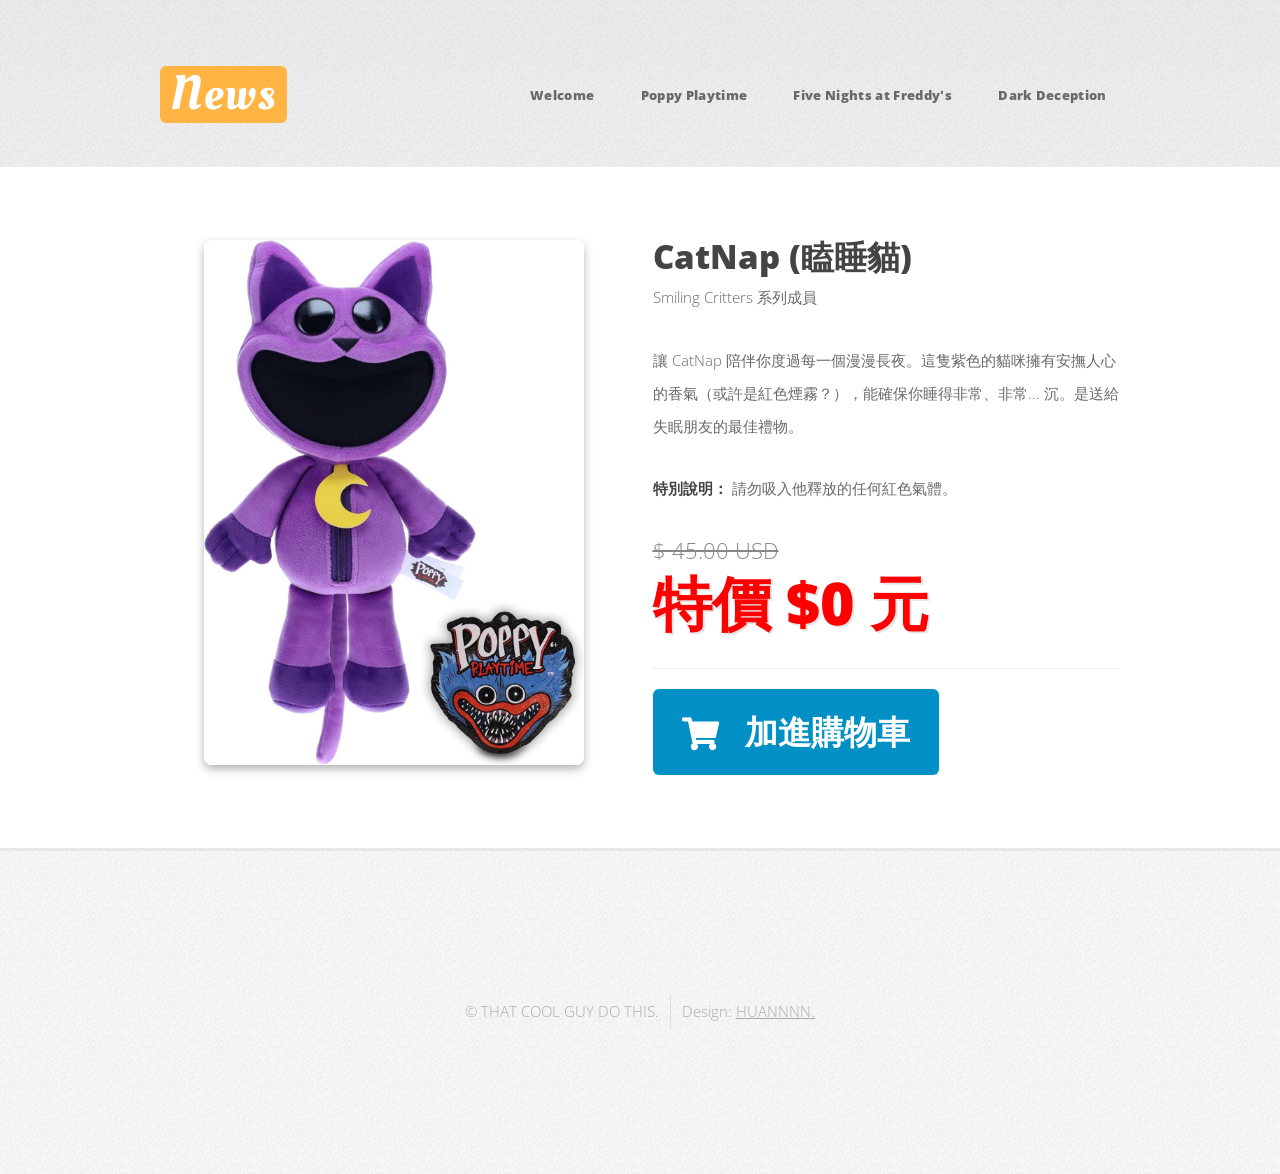
<file: buy catnap.html>
<!DOCTYPE HTML>
<html>
	<head>
		<title>玩偶詳細資訊 - 玩偶店</title>
		<meta charset="utf-8" />
		<meta name="viewport" content="width=device-width, initial-scale=1, user-scalable=no" />
		<link rel="stylesheet" href="assets/css/main.css" />
		<style>
            /* 針對這個頁面的微調樣式 */
            
/* 商品圖片設定：縮小並限制最大寬度 */
            .product-image img {
                width: 100%;         /* 手機版時會自動縮小 */
                max-width: 380px;    /* <--- 關鍵修改：限制最大寬度*/
                height: auto;        /* 高度自動，保持比例不裁切 */
                
                display: block;      /* 區塊顯示 */
                margin: 0 auto;      /* 置中 */
                
                border-radius: 8px;  /* 圓角 */
                box-shadow: 0 4px 10px rgba(0,0,0,0.3); /* 陰影 */
            }

            /* 價格的樣式 */
            .product-price {
                font-size: 2em;
                font-weight: bold;
                color: #d63031; 
                margin: 20px 0;
            }
			/* 原本的價格：讓它變灰色並畫刪除線 */
            .original-price {
                text-decoration: line-through; /* 刪除線 */
                color: #888;                   /* 灰色 */
                font-size: 1.5em;              /* 字體不用太大 */
                margin-bottom: 0;
            }

            /* 新的特價 0 元：超級大、紅色 */
            .free-price {
                font-size: 4em;      /* 超級大字 */
                font-weight: 900;    /* 最粗體 */
                color: #ff0000;      /* 鮮紅色 */
                line-height: 1.2em;  /* 行高調整 */
                margin-bottom: 20px; /* 跟下面的按鈕保持距離 */
                
                /* 加一點文字陰影讓它更突出 (可選) */
                text-shadow: 2px 2px 0px rgba(0,0,0,0.1); 
            }

            /* 購買按鈕區塊 */
            .actions-area {
                margin-top: 30px;
                padding-top: 20px;
                border-top: 1px solid #eee; 
            }
		</style>
	</head>
	<body class="is-preload no-sidebar">
		<div id="page-wrapper">

			<div id="header-wrapper">
					<header id="header" class="container">

						<div id="logo">
								<h1><a href="index.html">News</a></h1>
							</div>

						<nav id="nav">
								<ul>
									<li><a href="index.html">Welcome</a></li> <li>
										<a href="#">Poppy Playtime</a>
										<ul>
											<li><a href="#">Huggy Wuggy</a></li>
											<li><a href="#">Kissy Missy</a></li>
											<li><a href="#">Poppy</a></li>
											<li><a href="#">Mommy long Legs</a></li>
											<li><a href="#">CatNap</a></li>
											<li><a href="#">DogDay</a></li>
											<li><a href="#">PickyPiggy</a></li>
											<li><a href="#">Bobby BearHug</a></li>
											<li><a href="#">Bubba Bubbaphant</a></li>
											<li><a href="#">CraftyCorn</a></li>
											<li><a href="#">Hoppy Hopscotch</a></li>
											<li><a href="#">KickinChickin</a></li>
										</ul>
									</li>
									<li>
										<a href="#">Five Nights at Freddy's</a>
										<ul>
											<li><a href="#">Freddy</a></li>
											<li><a href="#">Bonnie</a></li>
											<li><a href="#">Chica</a></li>
											<li><a href="#">Foxy</a></li>
											<li><a href="#">Golden Freddy</a></li>
											<li><a href="#">Endo-01</a></li>
											<li><a href="#">CatNap</a></li>
											<li><a href="#">DogDay</a></li>
										</ul>
									</li>
									<li>
										<a href="#">Dark Deception</a>
										<ul>
											<li><a href="#">Murder Monkeys</a></li>
											<li><a href="#">Dread Duckies</a></li>
											<li><a href="#">Reaper Nurses5</a></li>
											<li><a href="#">Agatha</a></li>
											<li><a href="#">Malak</a></li>
										</ul>
									</li>
								</ul>
							</nav>

					</header>
				</div>

			<div id="main-wrapper">
					<div class="container">
						<div id="content">

                            <div class="row">
                                <div class="col-6 col-12-medium">
                                    <span class="image fit product-image">
                                        <img src="images/cat.jpg" alt="玩偶照片" />
                                    </span>
                                </div>

                                <div class="col-6 col-12-medium">
                                    <section>
                                        <header>
                                            <h2>CatNap (瞌睡貓)</h2>
                                            <p>Smiling Critters 系列成員</p>
                                        </header>

                                        <p>讓 CatNap 陪伴你度過每一個漫漫長夜。這隻紫色的貓咪擁有安撫人心的香氣（或許是紅色煙霧？），能確保你睡得非常、非常... 沉。是送給失眠朋友的最佳禮物。</p>
                                        <p><strong>特別說明：</strong> 請勿吸入他釋放的任何紅色氣體。</p>

                                        <div class="original-price">
                                            $ 45.00 USD
                                        </div>

                                        <div class="free-price">
                                            特價 $0 元
                                        </div>

                                        <div class="actions-area">
                                            <a href="#" class="button large icon solid fa-shopping-cart" onclick="alert('已加入購物車... 祝你好夢。')">
                                                加進購物車
                                            </a>
                                        </div>
                                    </section>
                                </div>
                            </div>
                            </div>
					</div>
				</div>

			<div id="footer-wrapper">
					<footer id="footer" class="container">
						<div class="row">
							<div class="col-12">
								<div id="copyright">
									<ul class="menu">
										<li>&copy; THAT COOL GUY DO THIS.</li><li>Design: <a>HUANNNN.</a></li>
									</ul>
								</div>
							</div>
						</div>
					</footer>
				</div>

			</div>

		<script src="assets/js/jquery.min.js"></script>
			<script src="assets/js/jquery.dropotron.min.js"></script>
			<script src="assets/js/browser.min.js"></script>
			<script src="assets/js/breakpoints.min.js"></script>
			<script src="assets/js/util.js"></script>
			<script src="assets/js/main.js"></script>

	</body>
</html>
</file>
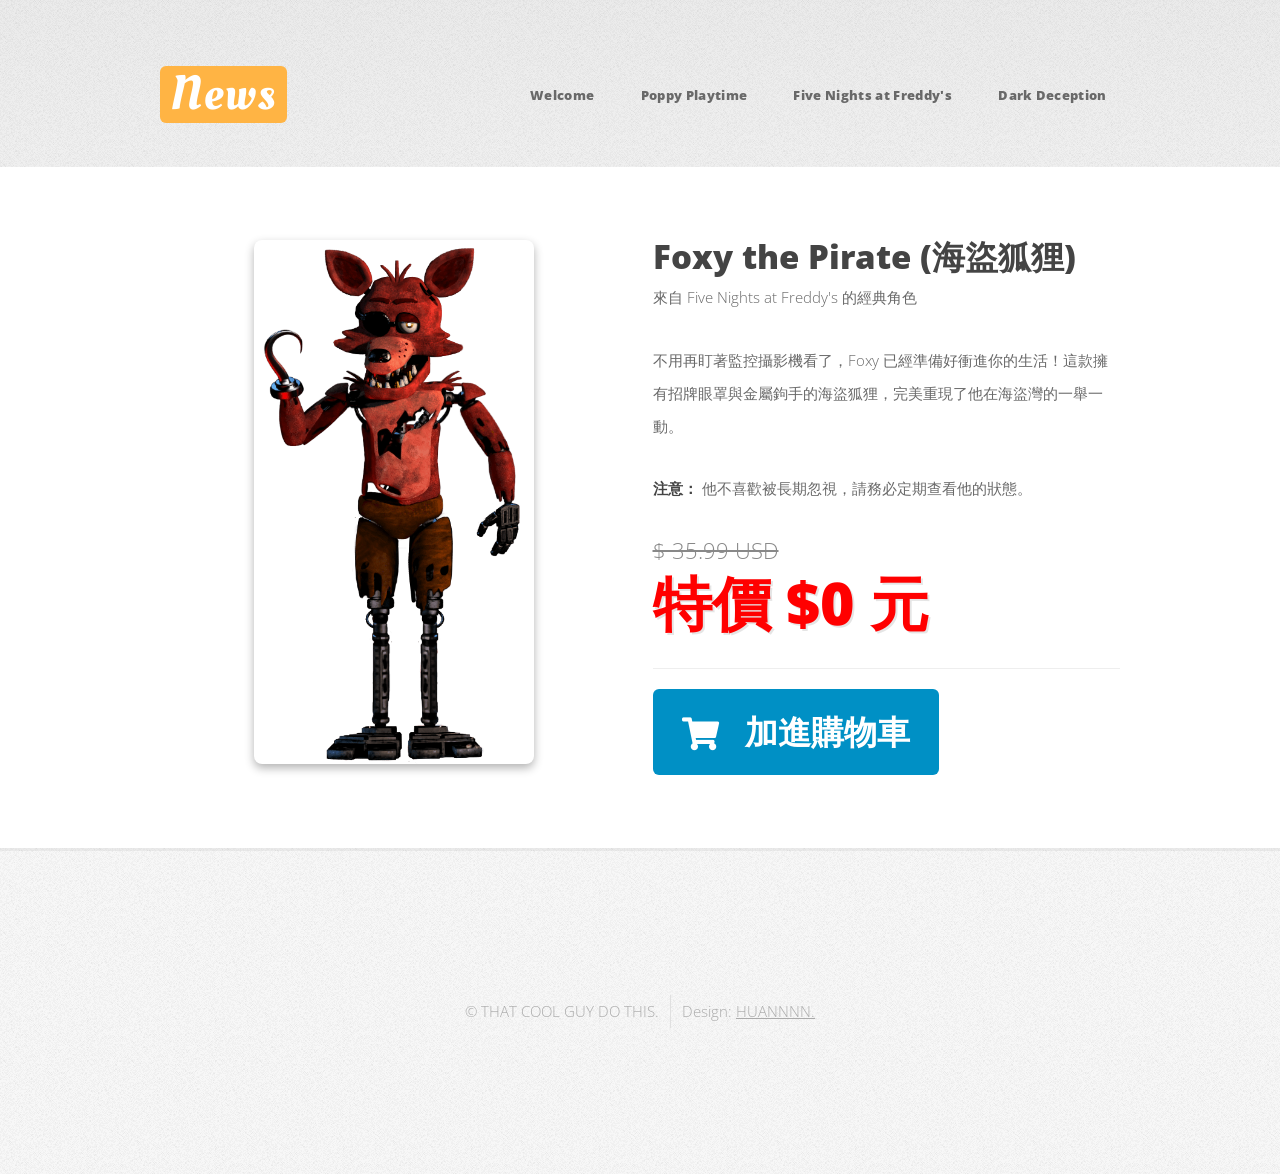
<file: buy foxy.html>
<!DOCTYPE HTML>
<html>
	<head>
		<title>玩偶詳細資訊 - 玩偶店</title>
		<meta charset="utf-8" />
		<meta name="viewport" content="width=device-width, initial-scale=1, user-scalable=no" />
		<link rel="stylesheet" href="assets/css/main.css" />
		<style>
            /* 針對這個頁面的微調樣式 */
            
/* 商品圖片設定：縮小並限制最大寬度 */
            .product-image img {
                width: 100%;         /* 手機版時會自動縮小 */
                max-width: 280px;    /* <--- 關鍵修改：限制最大寬度*/
                height: auto;        /* 高度自動，保持比例不裁切 */
                
                display: block;      /* 區塊顯示 */
                margin: 0 auto;      /* 置中 */
                
                border-radius: 8px;  /* 圓角 */
                box-shadow: 0 4px 10px rgba(0,0,0,0.3); /* 陰影 */
            }

            /* 價格的樣式 */
            .product-price {
                font-size: 2em;
                font-weight: bold;
                color: #d63031; 
                margin: 20px 0;
            }
			/* 原本的價格：讓它變灰色並畫刪除線 */
            .original-price {
                text-decoration: line-through; /* 刪除線 */
                color: #888;                   /* 灰色 */
                font-size: 1.5em;              /* 字體不用太大 */
                margin-bottom: 0;
            }

            /* 新的特價 0 元：超級大、紅色 */
            .free-price {
                font-size: 4em;      /* 超級大字 */
                font-weight: 900;    /* 最粗體 */
                color: #ff0000;      /* 鮮紅色 */
                line-height: 1.2em;  /* 行高調整 */
                margin-bottom: 20px; /* 跟下面的按鈕保持距離 */
                
                /* 加一點文字陰影讓它更突出 (可選) */
                text-shadow: 2px 2px 0px rgba(0,0,0,0.1); 
            }

            /* 購買按鈕區塊 */
            .actions-area {
                margin-top: 30px;
                padding-top: 20px;
                border-top: 1px solid #eee; 
            }
		</style>
	</head>
	<body class="is-preload no-sidebar">
		<div id="page-wrapper">

			<div id="header-wrapper">
					<header id="header" class="container">

						<div id="logo">
								<h1><a href="index.html">News</a></h1>
							</div>

						<nav id="nav">
								<ul>
									<li><a href="index.html">Welcome</a></li> <li>
										<a href="#">Poppy Playtime</a>
										<ul>
											<li><a href="#">Huggy Wuggy</a></li>
											<li><a href="#">Kissy Missy</a></li>
											<li><a href="#">Poppy</a></li>
											<li><a href="#">Mommy long Legs</a></li>
											<li><a href="#">CatNap</a></li>
											<li><a href="#">DogDay</a></li>
											<li><a href="#">PickyPiggy</a></li>
											<li><a href="#">Bobby BearHug</a></li>
											<li><a href="#">Bubba Bubbaphant</a></li>
											<li><a href="#">CraftyCorn</a></li>
											<li><a href="#">Hoppy Hopscotch</a></li>
											<li><a href="#">KickinChickin</a></li>
										</ul>
									</li>
									<li>
										<a href="#">Five Nights at Freddy's</a>
										<ul>
											<li><a href="#">Freddy</a></li>
											<li><a href="#">Bonnie</a></li>
											<li><a href="#">Chica</a></li>
											<li><a href="#">Foxy</a></li>
											<li><a href="#">Golden Freddy</a></li>
											<li><a href="#">Endo-01</a></li>
											<li><a href="#">CatNap</a></li>
											<li><a href="#">DogDay</a></li>
										</ul>
									</li>
									<li>
										<a href="#">Dark Deception</a>
										<ul>
											<li><a href="#">Murder Monkeys</a></li>
											<li><a href="#">Dread Duckies</a></li>
											<li><a href="#">Reaper Nurses5</a></li>
											<li><a href="#">Agatha</a></li>
											<li><a href="#">Malak</a></li>
										</ul>
									</li>
								</ul>
							</nav>

					</header>
				</div>

			<div id="main-wrapper">
					<div class="container">
						<div id="content">

                            <div class="row">
                                <div class="col-6 col-12-medium">
                                    <span class="image fit product-image">
                                        <img src="images/FNaF-Foxy-Character.png" alt="玩偶照片" />
                                    </span>
                                </div>

                                <div class="col-6 col-12-medium">
                                    <section>
                                        <header>
                                            <h2>Foxy the Pirate (海盜狐狸)</h2>
                                            <p>來自 Five Nights at Freddy's 的經典角色</p>
                                        </header>

                                        <p>不用再盯著監控攝影機看了，Foxy 已經準備好衝進你的生活！這款擁有招牌眼罩與金屬鉤手的海盜狐狸，完美重現了他在海盜灣的一舉一動。</p>
                                        <p><strong>注意：</strong> 他不喜歡被長期忽視，請務必定期查看他的狀態。</p>

                                        <div class="original-price">
                                            $ 35.99 USD
                                        </div>

                                        <div class="free-price">
                                            特價 $0 元
                                        </div>

                                        <div class="actions-area">
                                            <a href="#" class="button large icon solid fa-shopping-cart" onclick="alert('Foxy 已加入購物車... 快跑！')">
                                                加進購物車
                                            </a>
                                        </div>
                                    </section>
                                </div>
                            </div>
                            </div>
					</div>
				</div>

			<div id="footer-wrapper">
					<footer id="footer" class="container">
						<div class="row">
							<div class="col-12">
								<div id="copyright">
									<ul class="menu">
										<li>&copy; THAT COOL GUY DO THIS.</li><li>Design: <a>HUANNNN.</a></li>
									</ul>
								</div>
							</div>
						</div>
					</footer>
				</div>

			</div>

		<script src="assets/js/jquery.min.js"></script>
			<script src="assets/js/jquery.dropotron.min.js"></script>
			<script src="assets/js/browser.min.js"></script>
			<script src="assets/js/breakpoints.min.js"></script>
			<script src="assets/js/util.js"></script>
			<script src="assets/js/main.js"></script>

	</body>
</html>
</file>
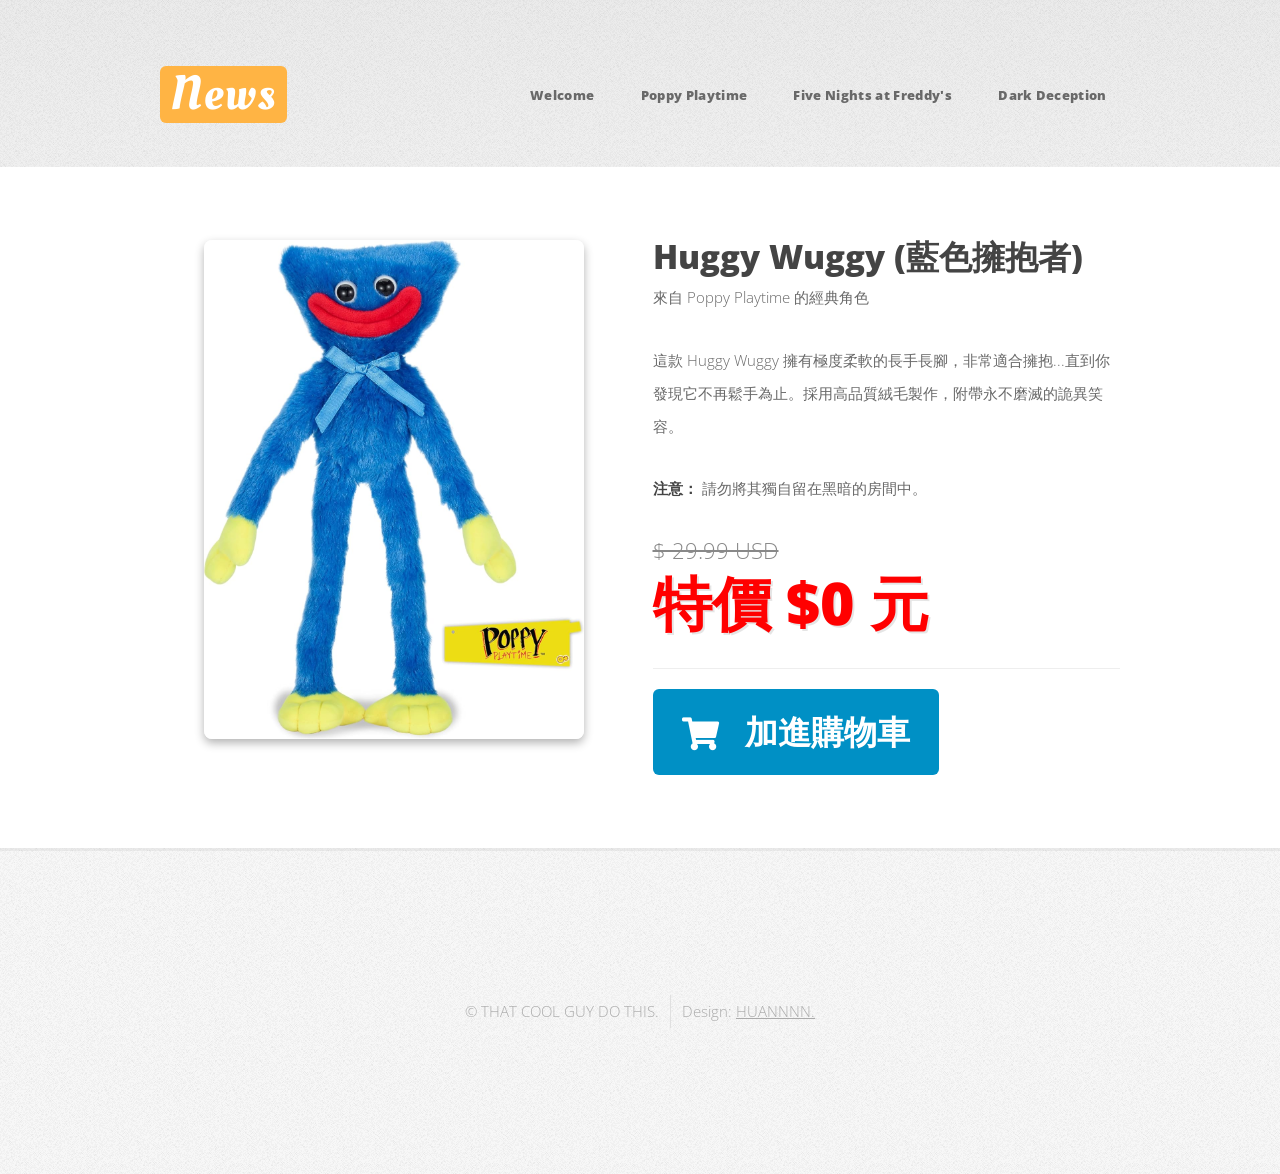
<file: buy huggy.html>
<!DOCTYPE HTML>
<html>
	<head>
		<title>玩偶詳細資訊 - 玩偶店</title>
		<meta charset="utf-8" />
		<meta name="viewport" content="width=device-width, initial-scale=1, user-scalable=no" />
		<link rel="stylesheet" href="assets/css/main.css" />
		<style>
            /* 針對這個頁面的微調樣式 */
            
/* 商品圖片設定：縮小並限制最大寬度 */
            .product-image img {
                width: 100%;         /* 手機版時會自動縮小 */
                max-width: 380px;    /* <--- 關鍵修改：限制最大寬度*/
                height: auto;        /* 高度自動，保持比例不裁切 */
                
                display: block;      /* 區塊顯示 */
                margin: 0 auto;      /* 置中 */
                
                border-radius: 8px;  /* 圓角 */
                box-shadow: 0 4px 10px rgba(0,0,0,0.3); /* 陰影 */
            }

            /* 價格的樣式 */
            .product-price {
                font-size: 2em;
                font-weight: bold;
                color: #d63031; 
                margin: 20px 0;
            }
			/* 原本的價格：讓它變灰色並畫刪除線 */
            .original-price {
                text-decoration: line-through; /* 刪除線 */
                color: #888;                   /* 灰色 */
                font-size: 1.5em;              /* 字體不用太大 */
                margin-bottom: 0;
            }

            /* 新的特價 0 元：超級大、紅色 */
            .free-price {
                font-size: 4em;      /* 超級大字 */
                font-weight: 900;    /* 最粗體 */
                color: #ff0000;      /* 鮮紅色 */
                line-height: 1.2em;  /* 行高調整 */
                margin-bottom: 20px; /* 跟下面的按鈕保持距離 */
                
                /* 加一點文字陰影讓它更突出 (可選) */
                text-shadow: 2px 2px 0px rgba(0,0,0,0.1); 
            }

            /* 購買按鈕區塊 */
            .actions-area {
                margin-top: 30px;
                padding-top: 20px;
                border-top: 1px solid #eee; 
            }
		</style>
	</head>
	<body class="is-preload no-sidebar">
		<div id="page-wrapper">

			<div id="header-wrapper">
					<header id="header" class="container">

						<div id="logo">
								<h1><a href="index.html">News</a></h1>
							</div>

						<nav id="nav">
								<ul>
									<li><a href="index.html">Welcome</a></li> <li>
										<a href="#">Poppy Playtime</a>
										<ul>
											<li><a href="#">Huggy Wuggy</a></li>
											<li><a href="#">Kissy Missy</a></li>
											<li><a href="#">Poppy</a></li>
											<li><a href="#">Mommy long Legs</a></li>
											<li><a href="#">CatNap</a></li>
											<li><a href="#">DogDay</a></li>
											<li><a href="#">PickyPiggy</a></li>
											<li><a href="#">Bobby BearHug</a></li>
											<li><a href="#">Bubba Bubbaphant</a></li>
											<li><a href="#">CraftyCorn</a></li>
											<li><a href="#">Hoppy Hopscotch</a></li>
											<li><a href="#">KickinChickin</a></li>
										</ul>
									</li>
									<li>
										<a href="#">Five Nights at Freddy's</a>
										<ul>
											<li><a href="#">Freddy</a></li>
											<li><a href="#">Bonnie</a></li>
											<li><a href="#">Chica</a></li>
											<li><a href="#">Foxy</a></li>
											<li><a href="#">Golden Freddy</a></li>
											<li><a href="#">Endo-01</a></li>
											<li><a href="#">CatNap</a></li>
											<li><a href="#">DogDay</a></li>
										</ul>
									</li>
									<li>
										<a href="#">Dark Deception</a>
										<ul>
											<li><a href="#">Murder Monkeys</a></li>
											<li><a href="#">Dread Duckies</a></li>
											<li><a href="#">Reaper Nurses5</a></li>
											<li><a href="#">Agatha</a></li>
											<li><a href="#">Malak</a></li>
										</ul>
									</li>
								</ul>
							</nav>

					</header>
				</div>

			<div id="main-wrapper">
					<div class="container">
						<div id="content">

                            <div class="row">
                                <div class="col-6 col-12-medium">
                                    <span class="image fit product-image">
                                        <img src="images/huggy.jpg" alt="玩偶照片" />
                                    </span>
                                </div>

                                <div class="col-6 col-12-medium">
                                    <section>
                                        <header>
                                        <h2>Huggy Wuggy (藍色擁抱者)</h2>
                                            <p>來自 Poppy Playtime 的經典角色</p>
                                        </header>

                                        <p>這款 Huggy Wuggy 擁有極度柔軟的長手長腳，非常適合擁抱...直到你發現它不再鬆手為止。採用高品質絨毛製作，附帶永不磨滅的詭異笑容。</p>
                                        <p><strong>注意：</strong> 請勿將其獨自留在黑暗的房間中。</p>

                                        <div class="original-price">
                                            $ 29.99 USD
                                        </div>

                                        <div class="free-price">
                                            特價 $0 元
                                        </div>

                                        <div class="actions-area">
                                            <a href="#" class="button large icon solid fa-shopping-cart" onclick="alert('已加入購物車... 但你有勇氣結帳嗎？')">
                                                加進購物車
                                            </a>
                                        </div>
                                    </section>
                                </div>
                            </div>
                            </div>
					</div>
				</div>

			<div id="footer-wrapper">
					<footer id="footer" class="container">
						<div class="row">
							<div class="col-12">
								<div id="copyright">
									<ul class="menu">
										<li>&copy; THAT COOL GUY DO THIS.</li><li>Design: <a>HUANNNN.</a></li>
									</ul>
								</div>
							</div>
						</div>
					</footer>
				</div>

			</div>

		<script src="assets/js/jquery.min.js"></script>
			<script src="assets/js/jquery.dropotron.min.js"></script>
			<script src="assets/js/browser.min.js"></script>
			<script src="assets/js/breakpoints.min.js"></script>
			<script src="assets/js/util.js"></script>
			<script src="assets/js/main.js"></script>

	</body>
</html>
</file>
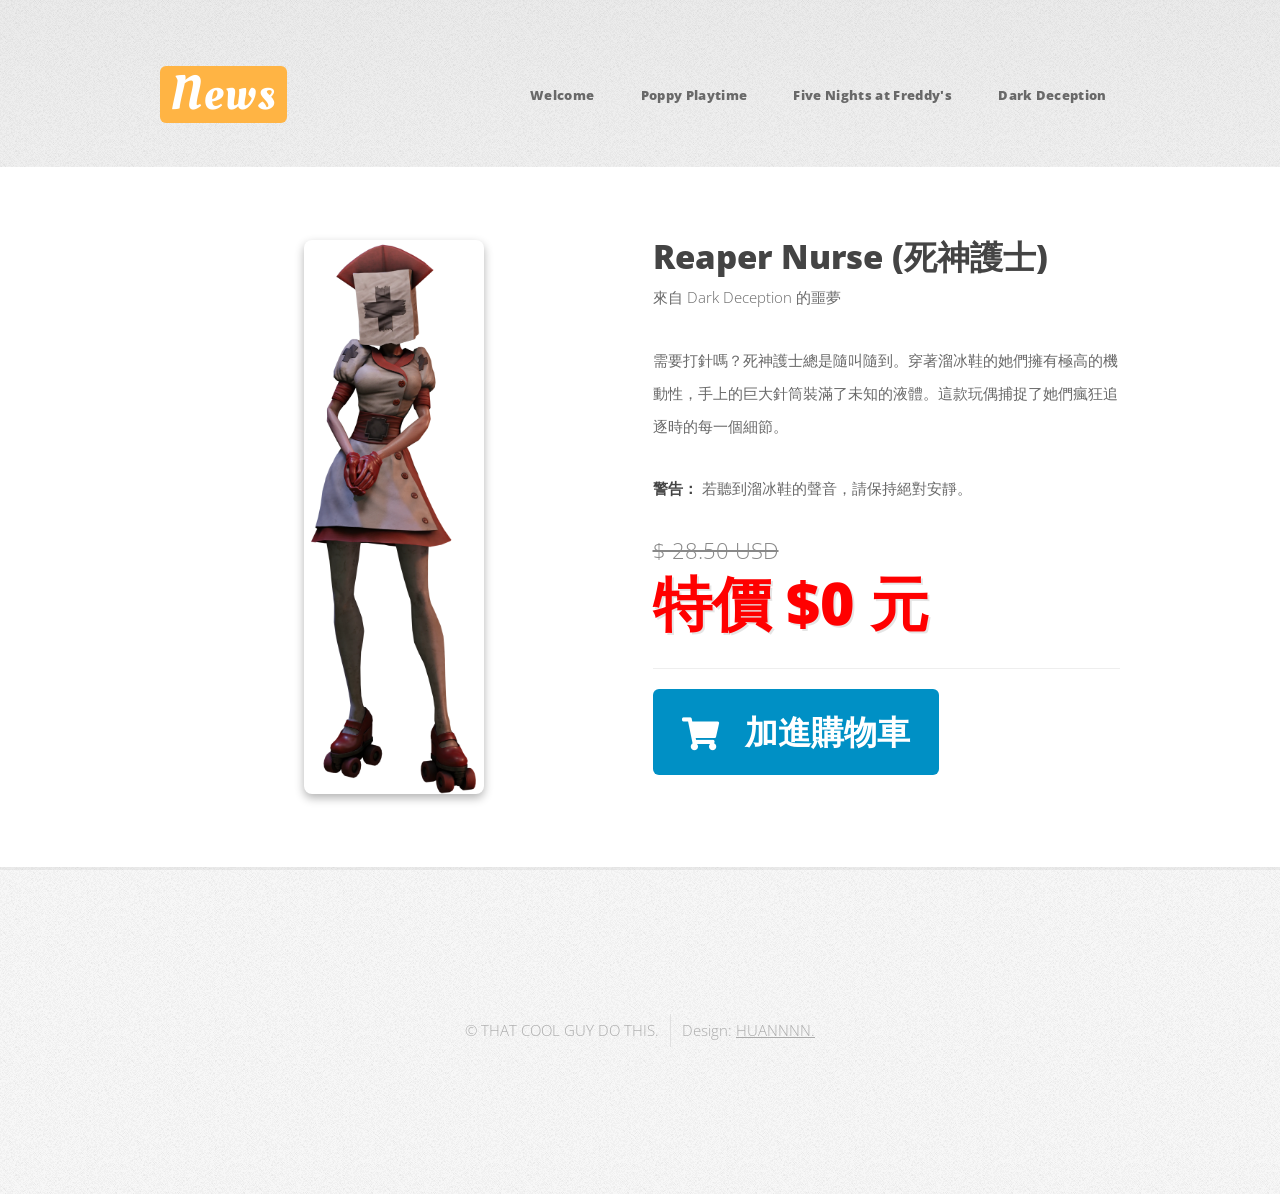
<file: buy nurrse.html>
<!DOCTYPE HTML>
<html>
	<head>
		<title>玩偶詳細資訊 - 玩偶店</title>
		<meta charset="utf-8" />
		<meta name="viewport" content="width=device-width, initial-scale=1, user-scalable=no" />
		<link rel="stylesheet" href="assets/css/main.css" />
		<style>
            /* 針對這個頁面的微調樣式 */
            
/* 商品圖片設定：縮小並限制最大寬度 */
            .product-image img {
                width: 100%;         /* 手機版時會自動縮小 */
                max-width: 180px;    /* <--- 關鍵修改：限制最大寬度*/
                height: auto;        /* 高度自動，保持比例不裁切 */
                
                display: block;      /* 區塊顯示 */
                margin: 0 auto;      /* 置中 */
                
                border-radius: 8px;  /* 圓角 */
                box-shadow: 0 4px 10px rgba(0,0,0,0.3); /* 陰影 */
            }

            /* 價格的樣式 */
            .product-price {
                font-size: 2em;
                font-weight: bold;
                color: #d63031; 
                margin: 20px 0;
            }
			/* 原本的價格：讓它變灰色並畫刪除線 */
            .original-price {
                text-decoration: line-through; /* 刪除線 */
                color: #888;                   /* 灰色 */
                font-size: 1.5em;              /* 字體不用太大 */
                margin-bottom: 0;
            }

            /* 新的特價 0 元：超級大、紅色 */
            .free-price {
                font-size: 4em;      /* 超級大字 */
                font-weight: 900;    /* 最粗體 */
                color: #ff0000;      /* 鮮紅色 */
                line-height: 1.2em;  /* 行高調整 */
                margin-bottom: 20px; /* 跟下面的按鈕保持距離 */
                
                /* 加一點文字陰影讓它更突出 (可選) */
                text-shadow: 2px 2px 0px rgba(0,0,0,0.1); 
            }

            /* 購買按鈕區塊 */
            .actions-area {
                margin-top: 30px;
                padding-top: 20px;
                border-top: 1px solid #eee; 
            }
		</style>
	</head>
	<body class="is-preload no-sidebar">
		<div id="page-wrapper">

			<div id="header-wrapper">
					<header id="header" class="container">

						<div id="logo">
								<h1><a href="index.html">News</a></h1>
							</div>

						<nav id="nav">
								<ul>
									<li><a href="index.html">Welcome</a></li> <li>
										<a href="#">Poppy Playtime</a>
										<ul>
											<li><a href="#">Huggy Wuggy</a></li>
											<li><a href="#">Kissy Missy</a></li>
											<li><a href="#">Poppy</a></li>
											<li><a href="#">Mommy long Legs</a></li>
											<li><a href="#">CatNap</a></li>
											<li><a href="#">DogDay</a></li>
											<li><a href="#">PickyPiggy</a></li>
											<li><a href="#">Bobby BearHug</a></li>
											<li><a href="#">Bubba Bubbaphant</a></li>
											<li><a href="#">CraftyCorn</a></li>
											<li><a href="#">Hoppy Hopscotch</a></li>
											<li><a href="#">KickinChickin</a></li>
										</ul>
									</li>
									<li>
										<a href="#">Five Nights at Freddy's</a>
										<ul>
											<li><a href="#">Freddy</a></li>
											<li><a href="#">Bonnie</a></li>
											<li><a href="#">Chica</a></li>
											<li><a href="#">Foxy</a></li>
											<li><a href="#">Golden Freddy</a></li>
											<li><a href="#">Endo-01</a></li>
											<li><a href="#">CatNap</a></li>
											<li><a href="#">DogDay</a></li>
										</ul>
									</li>
									<li>
										<a href="#">Dark Deception</a>
										<ul>
											<li><a href="#">Murder Monkeys</a></li>
											<li><a href="#">Dread Duckies</a></li>
											<li><a href="#">Reaper Nurses5</a></li>
											<li><a href="#">Agatha</a></li>
											<li><a href="#">Malak</a></li>
										</ul>
									</li>
								</ul>
							</nav>

					</header>
				</div>

			<div id="main-wrapper">
					<div class="container">
						<div id="content">

                            <div class="row">
                                <div class="col-6 col-12-medium">
                                    <span class="image fit product-image">
                                        <img src="images/Reaper_NurseHD.jpg" alt="玩偶照片" />
                                    </span>
                                </div>

                                <div class="col-6 col-12-medium">
                                    <section>
                                        <header>
                                        <h2>Reaper Nurse (死神護士)</h2>
                                            <p>來自 Dark Deception 的噩夢</p>
                                        </header>

                                        <p>需要打針嗎？死神護士總是隨叫隨到。穿著溜冰鞋的她們擁有極高的機動性，手上的巨大針筒裝滿了未知的液體。這款玩偶捕捉了她們瘋狂追逐時的每一個細節。</p>
                                        <p><strong>警告：</strong> 若聽到溜冰鞋的聲音，請保持絕對安靜。</p>

                                        <div class="original-price">
                                            $ 28.50 USD
                                        </div>

                                        <div class="free-price">
                                            特價 $0 元
                                        </div>

                                        <div class="actions-area">
                                            <a href="#" class="button large icon solid fa-shopping-cart" onclick="alert('掛號成功... 手術準備中。')">
                                                加進購物車
                                            </a>
                                        </div>
                                    </section>
                                </div>
                            </div>
                            </div>
					</div>
				</div>

			<div id="footer-wrapper">
					<footer id="footer" class="container">
						<div class="row">
							<div class="col-12">
								<div id="copyright">
									<ul class="menu">
										<li>&copy; THAT COOL GUY DO THIS.</li><li>Design: <a>HUANNNN.</a></li>
									</ul>
								</div>
							</div>
						</div>
					</footer>
				</div>

			</div>

		<script src="assets/js/jquery.min.js"></script>
			<script src="assets/js/jquery.dropotron.min.js"></script>
			<script src="assets/js/browser.min.js"></script>
			<script src="assets/js/breakpoints.min.js"></script>
			<script src="assets/js/util.js"></script>
			<script src="assets/js/main.js"></script>

	</body>
</html>
</file>
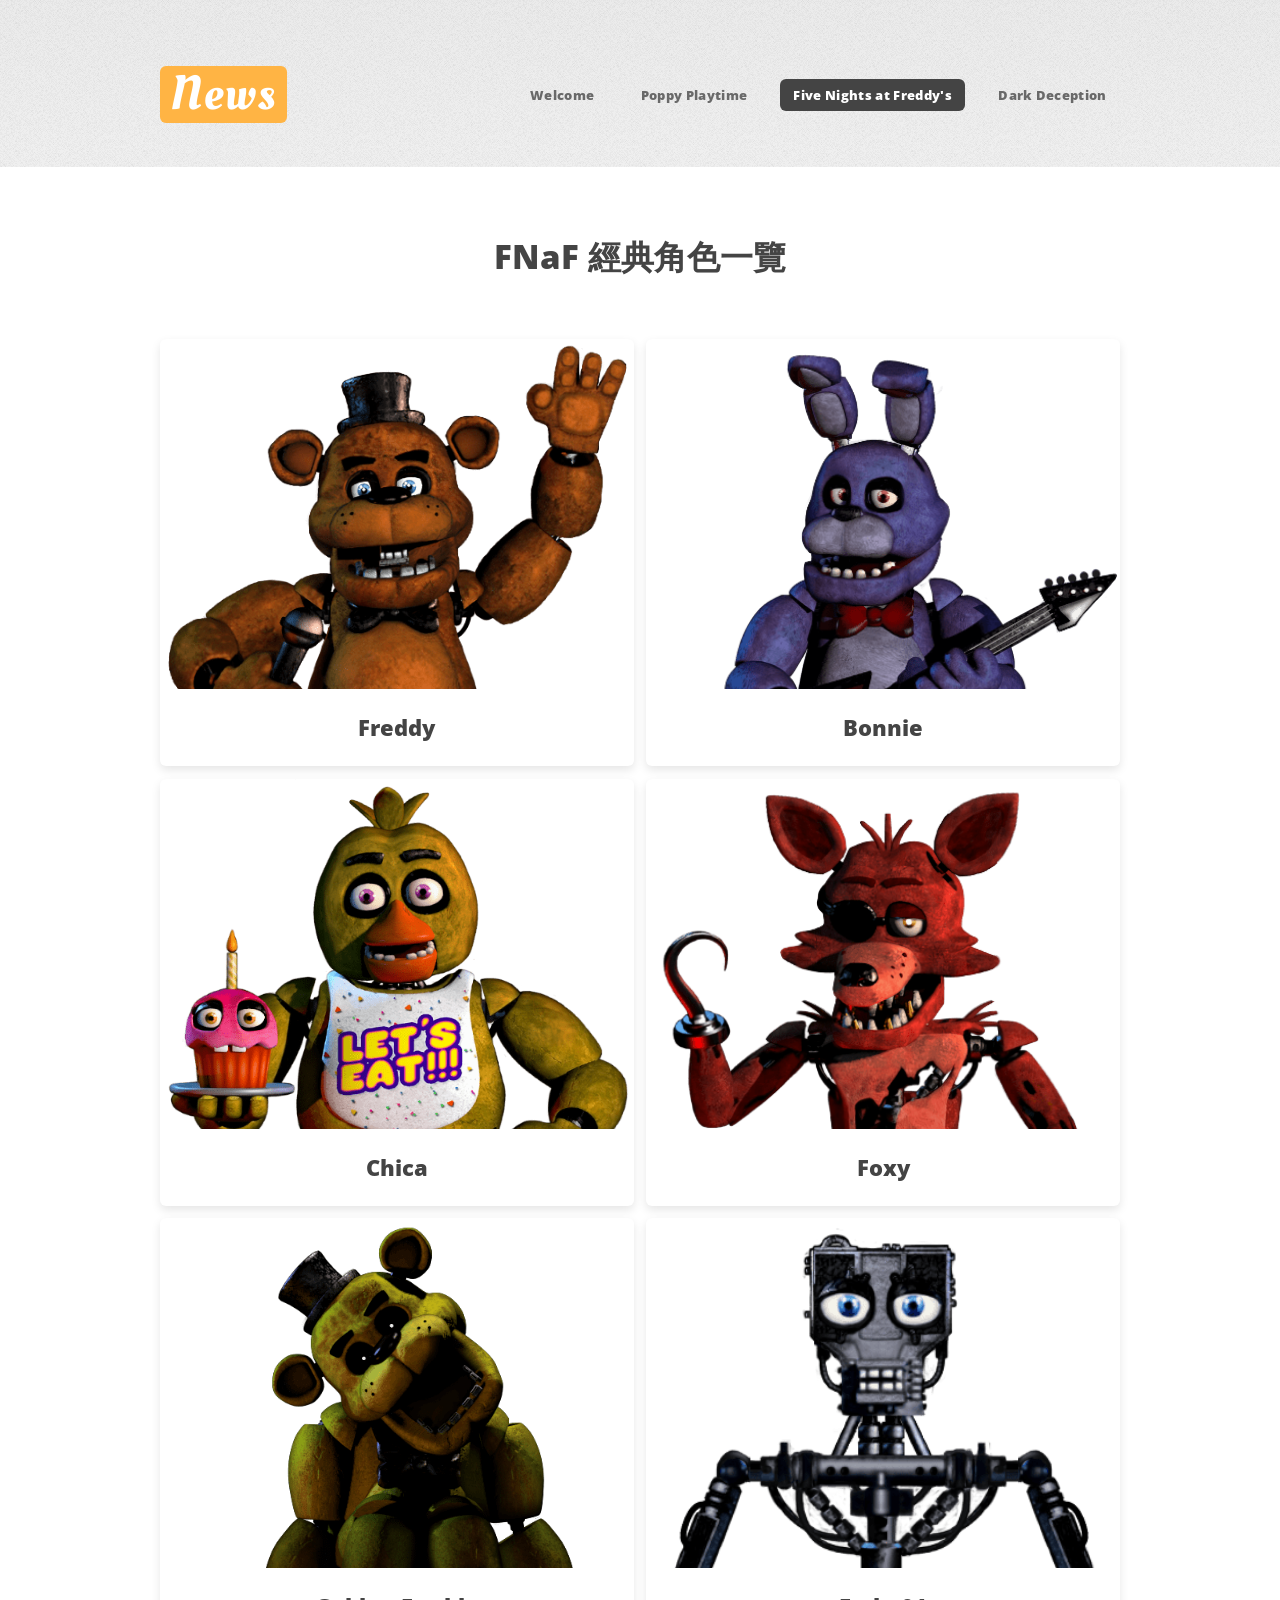
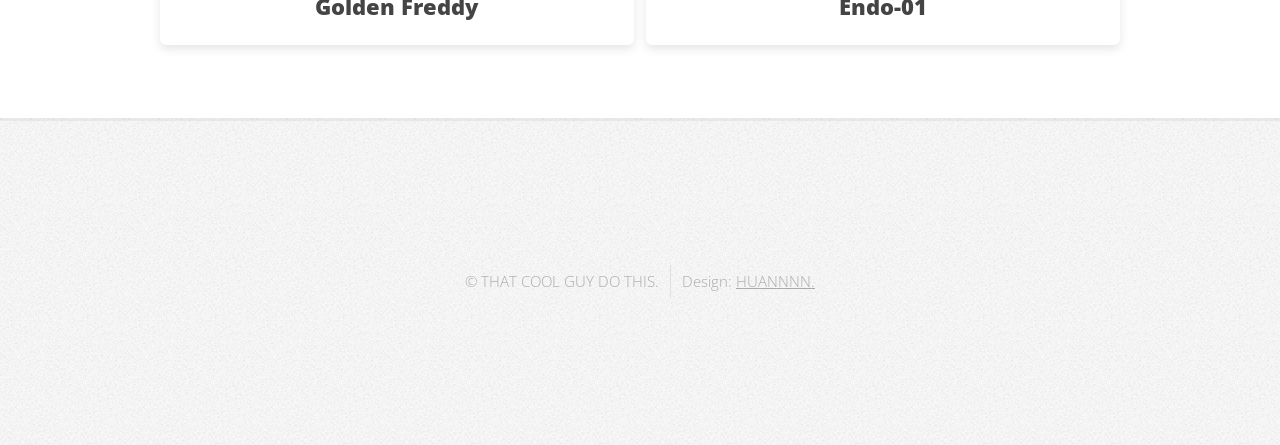
<file: charactors fnaf.html>
<!DOCTYPE HTML>
<html>
	<head>
		<title>FNaF 角色介紹</title>
		<meta charset="utf-8" />
		<meta name="viewport" content="width=device-width, initial-scale=1, user-scalable=no" />
		<link rel="stylesheet" href="assets/css/main.css" />
		<style>
            /* --- 角色列表專用樣式 --- */
            
            /* 1. 圖片設定：強制統一高度，不變形 */
            .char-image img {
                width: 100%;
                height: 350px;       /* 高度固定 */
                object-fit: cover;   /* 自動裁切填滿 */
                object-position: top;/* 對齊頭部 */
                border-radius: 6px 6px 0 0; /* 上圓角 */
            }

            /* 2. 文字區塊設定 */
            .char-box .inner {
                padding: 1.5em !important;
                text-align: center; /* 文字置中 */
            }

            .char-box h3 {
                margin: 0;
                font-size: 1.5em;
            }
            
            /* 格子卡片效果 */
            .char-box {
                background: #fff;
                border-radius: 6px;
                box-shadow: 0 4px 10px rgba(0,0,0,0.1);
            }
		</style>
	</head>
	<body class="is-preload no-sidebar">
		<div id="page-wrapper">

			<div id="header-wrapper">
					<header id="header" class="container">

						<div id="logo">
								<h1><a href="index.html">News</a></h1>
							</div>

						<nav id="nav">
								<ul>
									<li><a href="index.html">Welcome</a></li>
									<li>
										<a href="PPT charactors.html">Poppy Playtime</a>
										<ul>
											<li><a href="#">Huggy Wuggy</a></li>
											<li><a href="#">Kissy Missy</a></li>
											<li><a href="#">Poppy</a></li>
											<li><a href="#">Mommy long Legs</a></li>
											<li><a href="#">CatNap</a></li>
											<li><a href="#">DogDay</a></li>
											<li><a href="#">PickyPiggy</a></li>
											<li><a href="#">Bobby BearHug</a></li>
											<li><a href="#">Bubba Bubbaphant</a></li>
											<li><a href="#">CraftyCorn</a></li>
											<li><a href="#">Hoppy Hopscotch</a></li>
											<li><a href="#">KickinChickin</a></li>
										</ul>
									</li>
									<li class="current"> <a href="charactors fnaf.html">Five Nights at Freddy's</a>
										<ul>
											<li><a href="#">Freddy</a></li>
											<li><a href="#">Bonnie</a></li>
											<li><a href="#">Chica</a></li>
											<li><a href="buy foxy.html">Foxy</a></li>
                                            <li><a href="#">Golden Freddy</a></li>
											<li><a href="#">Endo-01</a></li>
										</ul>
									</li>
									<li>
										<a href="DD charactors.html">Dark Deception</a>
										<ul>
											<li><a href="#">Murder Monkeys</a></li>
											<li><a href="#">Dread Duckies</a></li>
											<li><a href="#">Reaper Nurses5</a></li>
											<li><a href="#">Agatha</a></li>
											<li><a href="#">Malak</a></li>
										</ul>
									</li>
								</ul>
							</nav>

					</header>
				</div>

			<div id="main-wrapper">
					<div class="container">
						<div id="content">

                            <h2 style="text-align: center; margin-bottom: 2em;">FNaF 經典角色一覽</h2>

                            <div class="row gtr-50">
                                
                                <div class="col-6 col-12-medium">
                                    <section class="box feature char-box">
                                        <a href="#" class="image featured char-image"><img src="images/FNaF-Freddy-Character.png" alt="Freddy" /></a>
                                        <div class="inner">
                                            <h3>Freddy</h3>
                                        </div>
                                    </section>
                                </div>

                                <div class="col-6 col-12-medium">
                                    <section class="box feature char-box">
                                        <a href="#" class="image featured char-image"><img src="images/FNaF-Bonnie-Character.png" alt="Bonnie" /></a>
                                        <div class="inner">
                                            <h3>Bonnie</h3>
                                        </div>
                                    </section>
                                </div>

                                <div class="col-6 col-12-medium">
                                    <section class="box feature char-box">
                                        <a href="#" class="image featured char-image"><img src="images/FNaF-Chica-Character.png" alt="Chica" /></a>
                                        <div class="inner">
                                            <h3>Chica</h3>
                                        </div>
                                    </section>
                                </div>

                                <div class="col-6 col-12-medium">
                                    <section class="box feature char-box">
                                        <a href="buy foxy.html" class="image featured char-image"><img src="images/FNaF-Foxy-Character.png" alt="Foxy" /></a>
                                        <div class="inner">
                                            <h3>Foxy</h3>
                                        </div>
                                    </section>
                                </div>

                                <div class="col-6 col-12-medium">
                                    <section class="box feature char-box">
                                        <a href="#" class="image featured char-image"><img src="images/FNaF-Golden-Freddy-Character.png" alt="Golden Freddy" /></a>
                                        <div class="inner">
                                            <h3>Golden Freddy</h3>
                                        </div>
                                    </section>
                                </div>

                                <div class="col-6 col-12-medium">
                                    <section class="box feature char-box">
                                        <a href="#" class="image featured char-image"><img src="images/FNaF-Endo-01-Character.png" alt="Endo-01" /></a>
                                        <div class="inner">
                                            <h3>Endo-01</h3>
                                        </div>
                                    </section>
                                </div>

                            </div>
                            </div>
					</div>
				</div>

			<div id="footer-wrapper">
					<footer id="footer" class="container">
						<div class="row">
							<div class="col-12">
								<div id="copyright">
									<ul class="menu">
										<li>&copy; THAT COOL GUY DO THIS.</li><li>Design: <a>HUANNNN.</a></li>
									</ul>
								</div>
							</div>
						</div>
					</footer>
				</div>

			</div>

		<script src="assets/js/jquery.min.js"></script>
			<script src="assets/js/jquery.dropotron.min.js"></script>
			<script src="assets/js/browser.min.js"></script>
			<script src="assets/js/breakpoints.min.js"></script>
			<script src="assets/js/util.js"></script>
			<script src="assets/js/main.js"></script>

	</body>
</html>
</file>
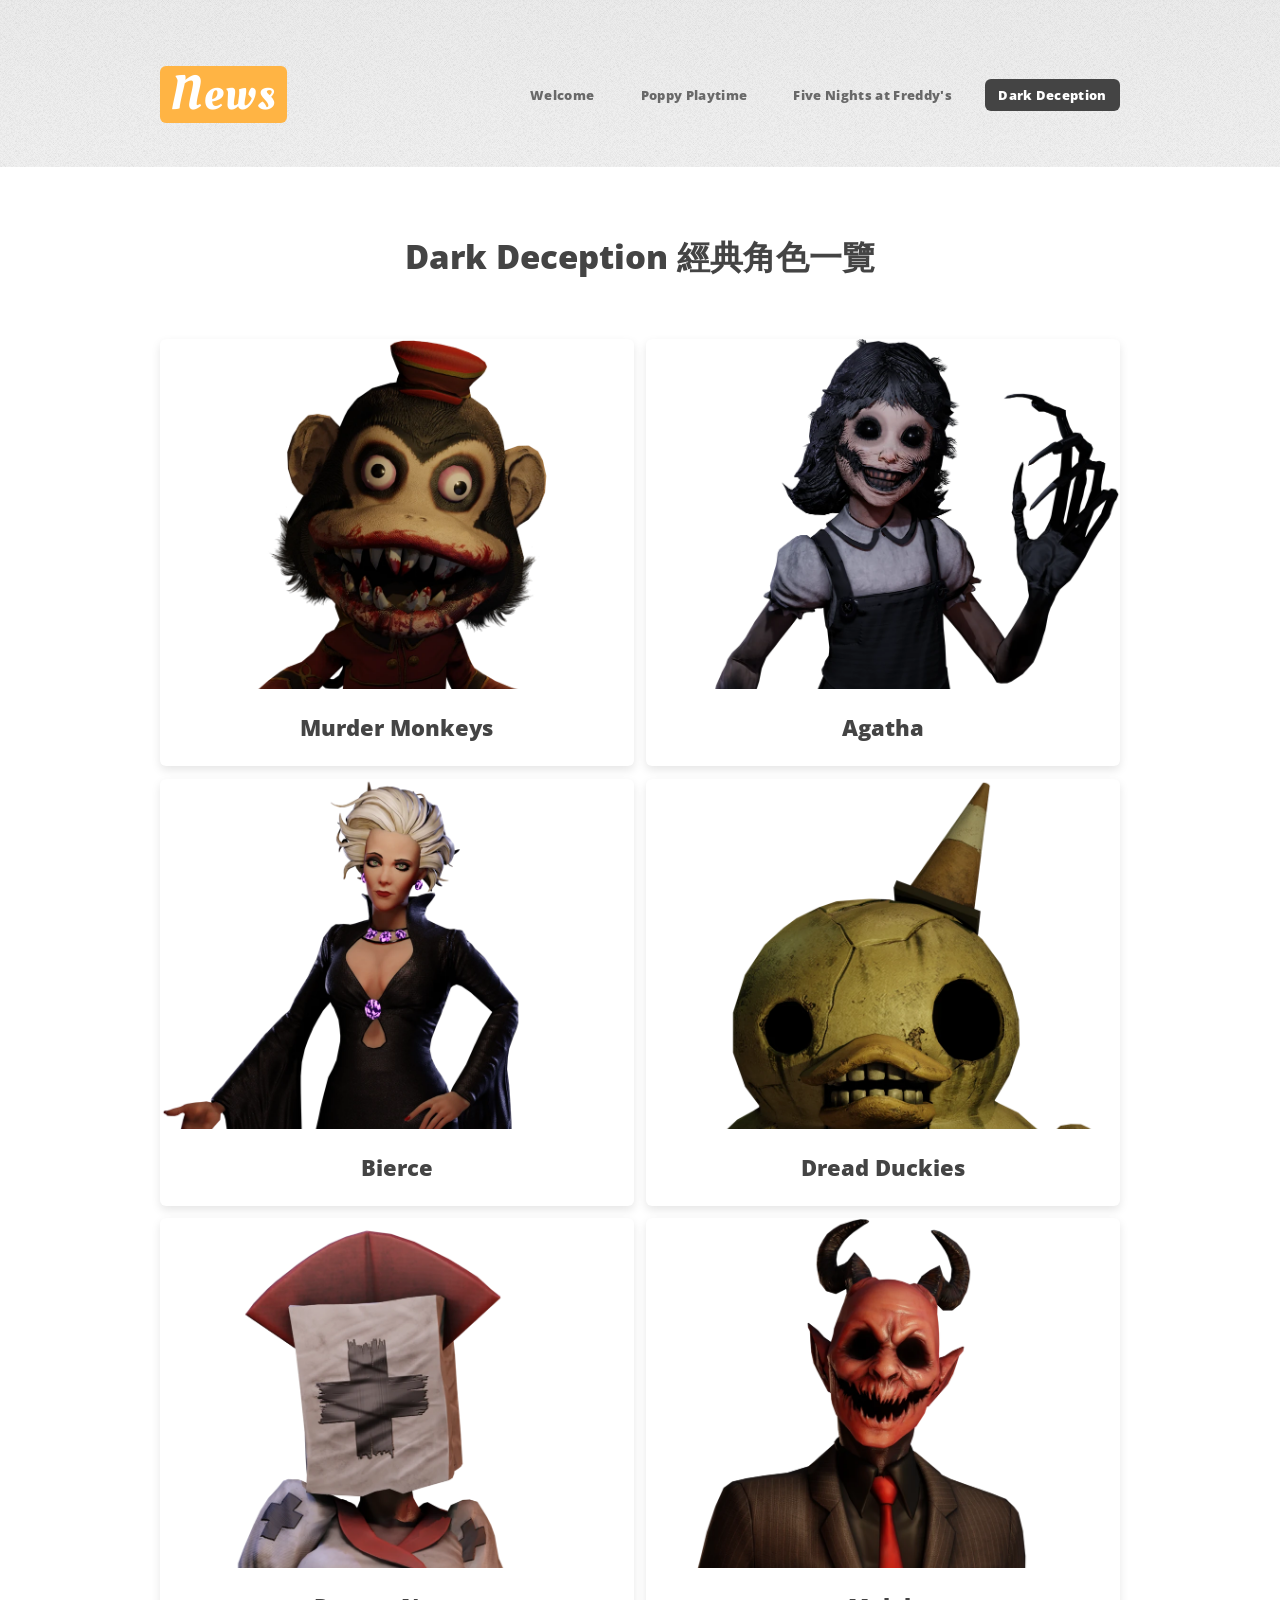
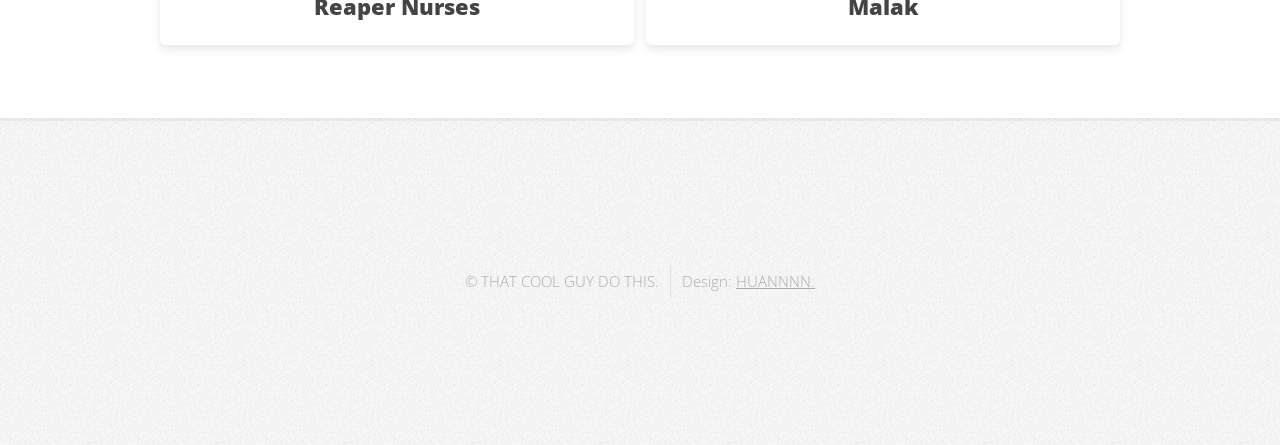
<file: DD charactors.html>
<!DOCTYPE HTML>
<html>
	<head>
		<title>Dark Deception 角色介紹</title>
		<meta charset="utf-8" />
		<meta name="viewport" content="width=device-width, initial-scale=1, user-scalable=no" />
		<link rel="stylesheet" href="assets/css/main.css" />
		<style>
            /* --- 角色列表專用樣式 --- */
            .char-image img {
                width: 100%;
                height: 350px;
                object-fit: cover;
                object-position: top;
                border-radius: 6px 6px 0 0;
            }
            .char-box .inner {
                padding: 1.5em !important;
                text-align: center;
            }
            .char-box h3 {
                margin: 0;
                font-size: 1.5em;
            }
            .char-box {
                background: #fff;
                border-radius: 6px;
                box-shadow: 0 4px 10px rgba(0,0,0,0.1);
            }
		</style>
	</head>
	<body class="is-preload no-sidebar">
		<div id="page-wrapper">

			<div id="header-wrapper">
					<header id="header" class="container">

						<div id="logo">
								<h1><a href="index.html">News</a></h1>
							</div>

						<nav id="nav">
								<ul>
									<li><a href="index.html">Welcome</a></li>
									<li>
										<a href="PPT charactors.html">Poppy Playtime</a>
										<ul>
											<li><a href="buy huggy.html">Huggy Wuggy</a></li>
											<li><a href="#">Kissy Missy</a></li>
											<li><a href="#">Poppy</a></li>
											<li><a href="#">Mommy long Legs</a></li>
											<li><a href="buy catnap.html">CatNap</a></li>
											<li><a href="#">DogDay</a></li>
											<li><a href="#">PickyPiggy</a></li>
											<li><a href="#">Bobby BearHug</a></li>
											<li><a href="#">Bubba Bubbaphant</a></li>
											<li><a href="#">CraftyCorn</a></li>
											<li><a href="#">Hoppy Hopscotch</a></li>
											<li><a href="#">KickinChickin</a></li>
										</ul>
									</li>
									<li> <a href="charactors fnaf.html">Five Nights at Freddy's</a>
										<ul>
											<li><a href="#">Freddy</a></li>
											<li><a href="#">Bonnie</a></li>
											<li><a href="#">Chica</a></li>
											<li><a href="buy foxy.html">Foxy</a></li>
                                            <li><a href="#">Golden Freddy</a></li>
											<li><a href="#">Endo-01</a></li>
										</ul>
									</li>
									<li class="current"> <a href="DD charactors.html">Dark Deception</a>
										<ul>
											<li><a href="#">Murder Monkeys</a></li>
											<li><a href="#">Dread Duckies</a></li>
											<li><a href="buy nurrse.html">Reaper Nurses5</a></li>
											<li><a href="#">Agatha</a></li>
											<li><a href="#">Malak</a></li>
										</ul>
									</li>
								</ul>
							</nav>

					</header>
				</div>

			<div id="main-wrapper">
					<div class="container">
						<div id="content">

                            <h2 style="text-align: center; margin-bottom: 2em;">Dark Deception 經典角色一覽</h2>

                            <div class="row gtr-50">
                                
                                <div class="col-6 col-12-medium">
                                    <section class="box feature char-box">
                                        <a href="#" class="image featured char-image"><img src="images/Murder_Monkey_Current.jpg" alt="Murder Monkeys" /></a>
                                        <div class="inner">
                                            <h3>Murder Monkeys</h3>
                                        </div>
                                    </section>
                                </div>

                                <div class="col-6 col-12-medium">
                                    <section class="box feature char-box">
                                        <a href="#" class="image featured char-image"><img src="images/Agatha_Cycles.jpg" alt="Agatha" /></a>
                                        <div class="inner">
                                            <h3>Agatha</h3>
                                        </div>
                                    </section>
                                </div>

                                <div class="col-6 col-12-medium">
                                    <section class="box feature char-box">
                                        <a href="#" class="image featured char-image"><img src="images/Bierce-0.jpg" alt="Bierce" /></a>
                                        <div class="inner">
                                            <h3>Bierce</h3>
                                        </div>
                                    </section>
                                </div>

                                <div class="col-6 col-12-medium">
                                    <section class="box feature char-box">
                                        <a href="#" class="image featured char-image"><img src="images/Dread_Ducky.jpg" alt="Dread Duckies" /></a>
                                        <div class="inner">
                                            <h3>Dread Duckies</h3>
                                        </div>
                                    </section>
                                </div>

                                <div class="col-6 col-12-medium">
                                    <section class="box feature char-box">
                                        <a href="buy nurrse.html" class="image featured char-image"><img src="images/Reaper_NurseHD.jpg" alt="Reaper Nurses" /></a>
                                        <div class="inner">
                                            <h3>Reaper Nurses</h3>
                                        </div>
                                    </section>
                                </div>

                                <div class="col-6 col-12-medium">
                                    <section class="box feature char-box">
                                        <a href="#" class="image featured char-image"><img src="images/MalakRender.jpg" alt="Malak" /></a>
                                        <div class="inner">
                                            <h3>Malak</h3>
                                        </div>
                                    </section>
                                </div>

                            </div>
                        </div>
					</div>
				</div>

			<div id="footer-wrapper">
					<footer id="footer" class="container">
						<div class="row">
							<div class="col-12">
								<div id="copyright">
									<ul class="menu">
										<li>&copy; THAT COOL GUY DO THIS.</li><li>Design: <a>HUANNNN.</a></li>
									</ul>
								</div>
							</div>
						</div>
					</footer>
				</div>

			</div>

		<script src="assets/js/jquery.min.js"></script>
			<script src="assets/js/jquery.dropotron.min.js"></script>
			<script src="assets/js/browser.min.js"></script>
			<script src="assets/js/breakpoints.min.js"></script>
			<script src="assets/js/util.js"></script>
			<script src="assets/js/main.js"></script>

	</body>
</html>
</file>
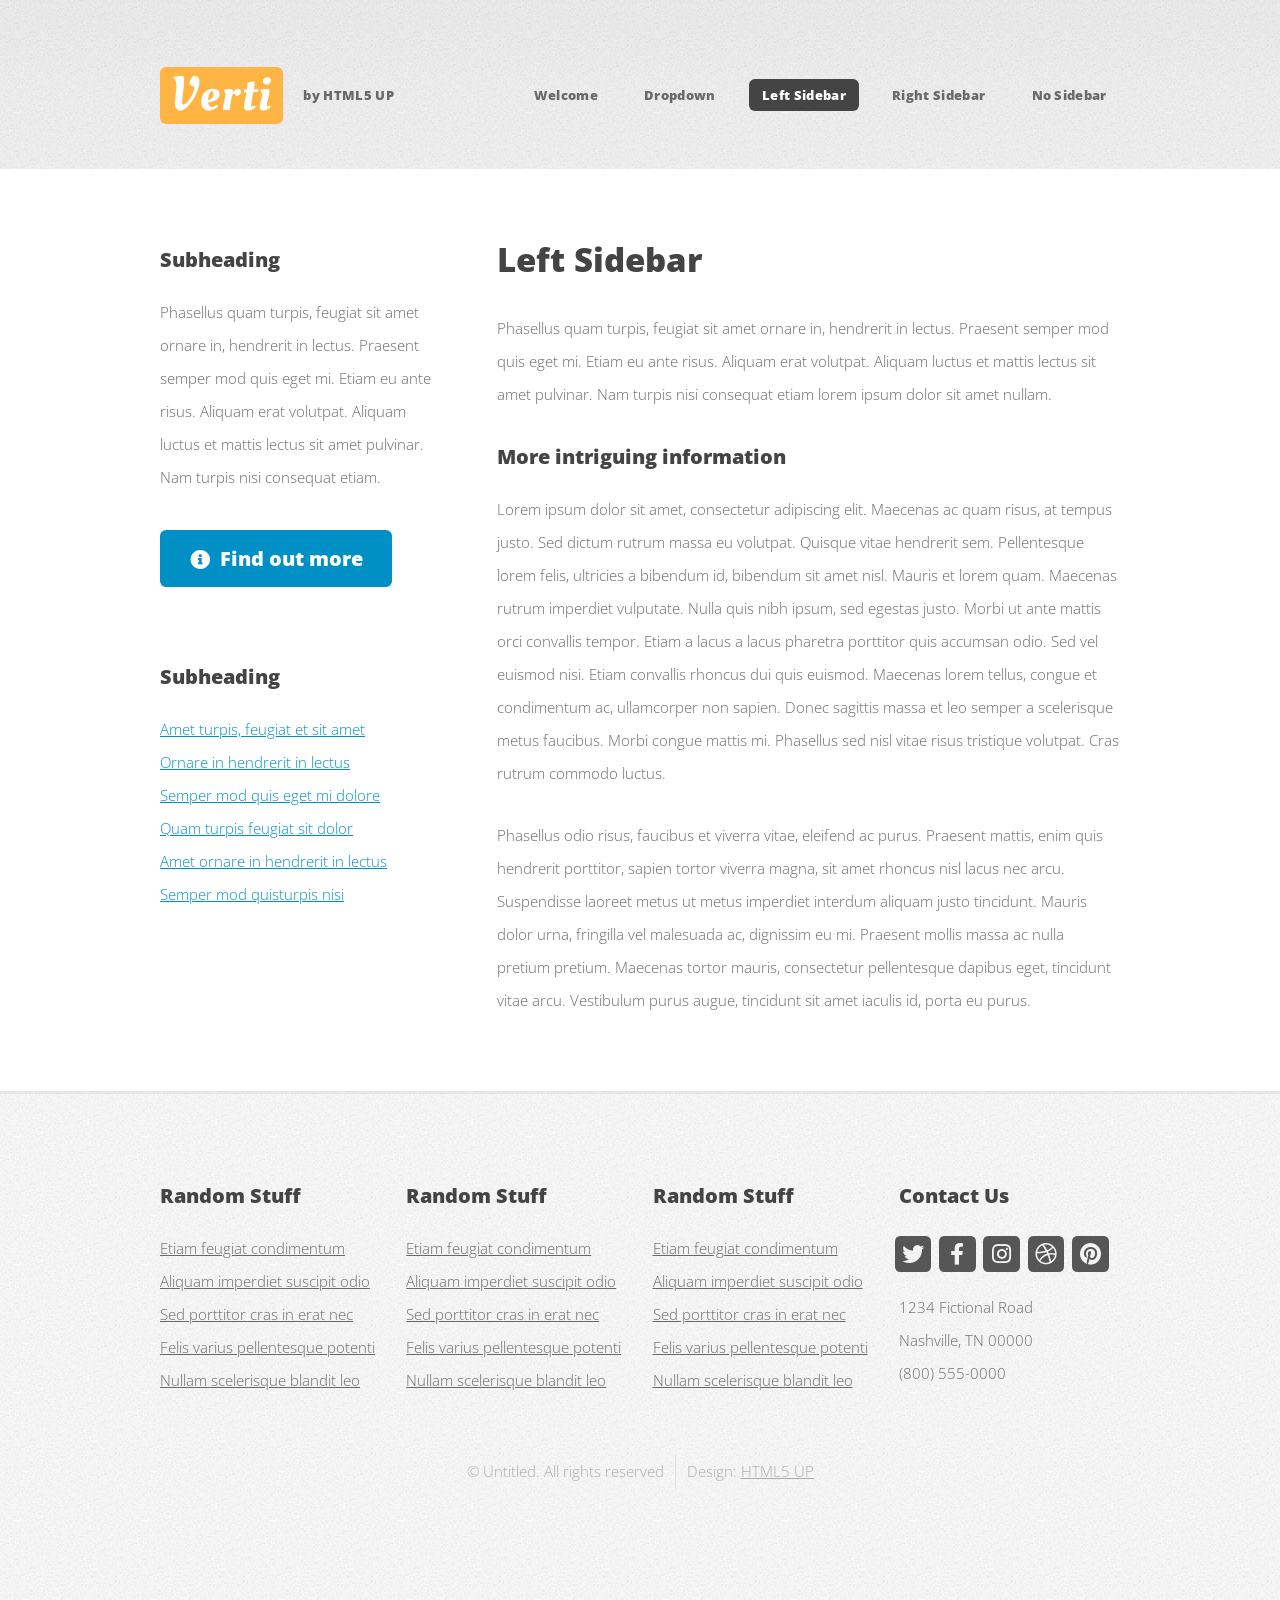
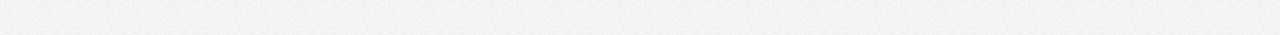
<file: left-sidebar.html>
<!DOCTYPE HTML>
<!--
	Verti by HTML5 UP
	html5up.net | @ajlkn
	Free for personal and commercial use under the CCA 3.0 license (html5up.net/license)
-->
<html>
	<head>
		<title>Verti by HTML5 UP</title>
		<meta charset="utf-8" />
		<meta name="viewport" content="width=device-width, initial-scale=1, user-scalable=no" />
		<link rel="stylesheet" href="assets/css/main.css" />
	</head>
	<body class="is-preload left-sidebar">
		<div id="page-wrapper">

			<!-- Header -->
				<div id="header-wrapper">
					<header id="header" class="container">

						<!-- Logo -->
							<div id="logo">
								<h1><a href="index.html">Verti</a></h1>
								<span>by HTML5 UP</span>
							</div>

						<!-- Nav -->
							<nav id="nav">
								<ul>
									<li><a href="index.html">Welcome</a></li>
									<li>
										<a href="#">Dropdown</a>
										<ul>
											<li><a href="#">Lorem ipsum dolor</a></li>
											<li><a href="#">Magna phasellus</a></li>
											<li>
												<a href="#">Phasellus consequat</a>
												<ul>
													<li><a href="#">Lorem ipsum dolor</a></li>
													<li><a href="#">Phasellus consequat</a></li>
													<li><a href="#">Magna phasellus</a></li>
													<li><a href="#">Etiam dolore nisl</a></li>
												</ul>
											</li>
											<li><a href="#">Veroeros feugiat</a></li>
										</ul>
									</li>
									<li class="current"><a href="left-sidebar.html">Left Sidebar</a></li>
									<li><a href="right-sidebar.html">Right Sidebar</a></li>
									<li><a href="no-sidebar.html">No Sidebar</a></li>
								</ul>
							</nav>

					</header>
				</div>

			<!-- Main -->
				<div id="main-wrapper">
					<div class="container">
						<div class="row gtr-200">
							<div class="col-4 col-12-medium">
								<div id="sidebar">

									<!-- Sidebar -->
										<section>
											<h3>Subheading</h3>
											<p>Phasellus quam turpis, feugiat sit amet ornare in, hendrerit in lectus.
											Praesent semper mod quis eget mi. Etiam eu ante risus. Aliquam erat volutpat.
											Aliquam luctus et mattis lectus sit amet pulvinar. Nam turpis nisi
											consequat etiam.</p>
											<footer>
												<a href="#" class="button icon solid fa-info-circle">Find out more</a>
											</footer>
										</section>

										<section>
											<h3>Subheading</h3>
											<ul class="style2">
												<li><a href="#">Amet turpis, feugiat et sit amet</a></li>
												<li><a href="#">Ornare in hendrerit in lectus</a></li>
												<li><a href="#">Semper mod quis eget mi dolore</a></li>
												<li><a href="#">Quam turpis feugiat sit dolor</a></li>
												<li><a href="#">Amet ornare in hendrerit in lectus</a></li>
												<li><a href="#">Semper mod quisturpis nisi</a></li>
											</ul>
										</section>

								</div>
							</div>
							<div class="col-8 col-12-medium imp-medium">
								<div id="content">

									<!-- Content -->
										<article>

											<h2>Left Sidebar</h2>

											<p>Phasellus quam turpis, feugiat sit amet ornare in, hendrerit in lectus.
											Praesent semper mod quis eget mi. Etiam eu ante risus. Aliquam erat volutpat.
											Aliquam luctus et mattis lectus sit amet pulvinar. Nam turpis nisi
											consequat etiam lorem ipsum dolor sit amet nullam.</p>

											<h3>More intriguing information</h3>
											<p>Lorem ipsum dolor sit amet, consectetur adipiscing elit. Maecenas ac quam risus, at tempus
											justo. Sed dictum rutrum massa eu volutpat. Quisque vitae hendrerit sem. Pellentesque lorem felis,
											ultricies a bibendum id, bibendum sit amet nisl. Mauris et lorem quam. Maecenas rutrum imperdiet
											vulputate. Nulla quis nibh ipsum, sed egestas justo. Morbi ut ante mattis orci convallis tempor.
											Etiam a lacus a lacus pharetra porttitor quis accumsan odio. Sed vel euismod nisi. Etiam convallis
											rhoncus dui quis euismod. Maecenas lorem tellus, congue et condimentum ac, ullamcorper non sapien.
											Donec sagittis massa et leo semper a scelerisque metus faucibus. Morbi congue mattis mi.
											Phasellus sed nisl vitae risus tristique volutpat. Cras rutrum commodo luctus.</p>

											<p>Phasellus odio risus, faucibus et viverra vitae, eleifend ac purus. Praesent mattis, enim
											quis hendrerit porttitor, sapien tortor viverra magna, sit amet rhoncus nisl lacus nec arcu.
											Suspendisse laoreet metus ut metus imperdiet interdum aliquam justo tincidunt. Mauris dolor urna,
											fringilla vel malesuada ac, dignissim eu mi. Praesent mollis massa ac nulla pretium pretium.
											Maecenas tortor mauris, consectetur pellentesque dapibus eget, tincidunt vitae arcu.
											Vestibulum purus augue, tincidunt sit amet iaculis id, porta eu purus.</p>

										</article>

								</div>
							</div>
						</div>
					</div>
				</div>

			<!-- Footer -->
				<div id="footer-wrapper">
					<footer id="footer" class="container">
						<div class="row">
							<div class="col-3 col-6-medium col-12-small">

								<!-- Links -->
									<section class="widget links">
										<h3>Random Stuff</h3>
										<ul class="style2">
											<li><a href="#">Etiam feugiat condimentum</a></li>
											<li><a href="#">Aliquam imperdiet suscipit odio</a></li>
											<li><a href="#">Sed porttitor cras in erat nec</a></li>
											<li><a href="#">Felis varius pellentesque potenti</a></li>
											<li><a href="#">Nullam scelerisque blandit leo</a></li>
										</ul>
									</section>

							</div>
							<div class="col-3 col-6-medium col-12-small">

								<!-- Links -->
									<section class="widget links">
										<h3>Random Stuff</h3>
										<ul class="style2">
											<li><a href="#">Etiam feugiat condimentum</a></li>
											<li><a href="#">Aliquam imperdiet suscipit odio</a></li>
											<li><a href="#">Sed porttitor cras in erat nec</a></li>
											<li><a href="#">Felis varius pellentesque potenti</a></li>
											<li><a href="#">Nullam scelerisque blandit leo</a></li>
										</ul>
									</section>

							</div>
							<div class="col-3 col-6-medium col-12-small">

								<!-- Links -->
									<section class="widget links">
										<h3>Random Stuff</h3>
										<ul class="style2">
											<li><a href="#">Etiam feugiat condimentum</a></li>
											<li><a href="#">Aliquam imperdiet suscipit odio</a></li>
											<li><a href="#">Sed porttitor cras in erat nec</a></li>
											<li><a href="#">Felis varius pellentesque potenti</a></li>
											<li><a href="#">Nullam scelerisque blandit leo</a></li>
										</ul>
									</section>

							</div>
							<div class="col-3 col-6-medium col-12-small">

								<!-- Contact -->
									<section class="widget contact">
										<h3>Contact Us</h3>
										<ul>
											<li><a href="#" class="icon brands fa-twitter"><span class="label">Twitter</span></a></li>
											<li><a href="#" class="icon brands fa-facebook-f"><span class="label">Facebook</span></a></li>
											<li><a href="#" class="icon brands fa-instagram"><span class="label">Instagram</span></a></li>
											<li><a href="#" class="icon brands fa-dribbble"><span class="label">Dribbble</span></a></li>
											<li><a href="#" class="icon brands fa-pinterest"><span class="label">Pinterest</span></a></li>
										</ul>
										<p>1234 Fictional Road<br />
										Nashville, TN 00000<br />
										(800) 555-0000</p>
									</section>

							</div>
						</div>
						<div class="row">
							<div class="col-12">
								<div id="copyright">
									<ul class="menu">
										<li>&copy; Untitled. All rights reserved</li><li>Design: <a href="http://html5up.net">HTML5 UP</a></li>
									</ul>
								</div>
							</div>
						</div>
					</footer>
				</div>

			</div>

		<!-- Scripts -->

			<script src="assets/js/jquery.min.js"></script>
			<script src="assets/js/jquery.dropotron.min.js"></script>
			<script src="assets/js/browser.min.js"></script>
			<script src="assets/js/breakpoints.min.js"></script>
			<script src="assets/js/util.js"></script>
			<script src="assets/js/main.js"></script>

	</body>
</html>
</file>
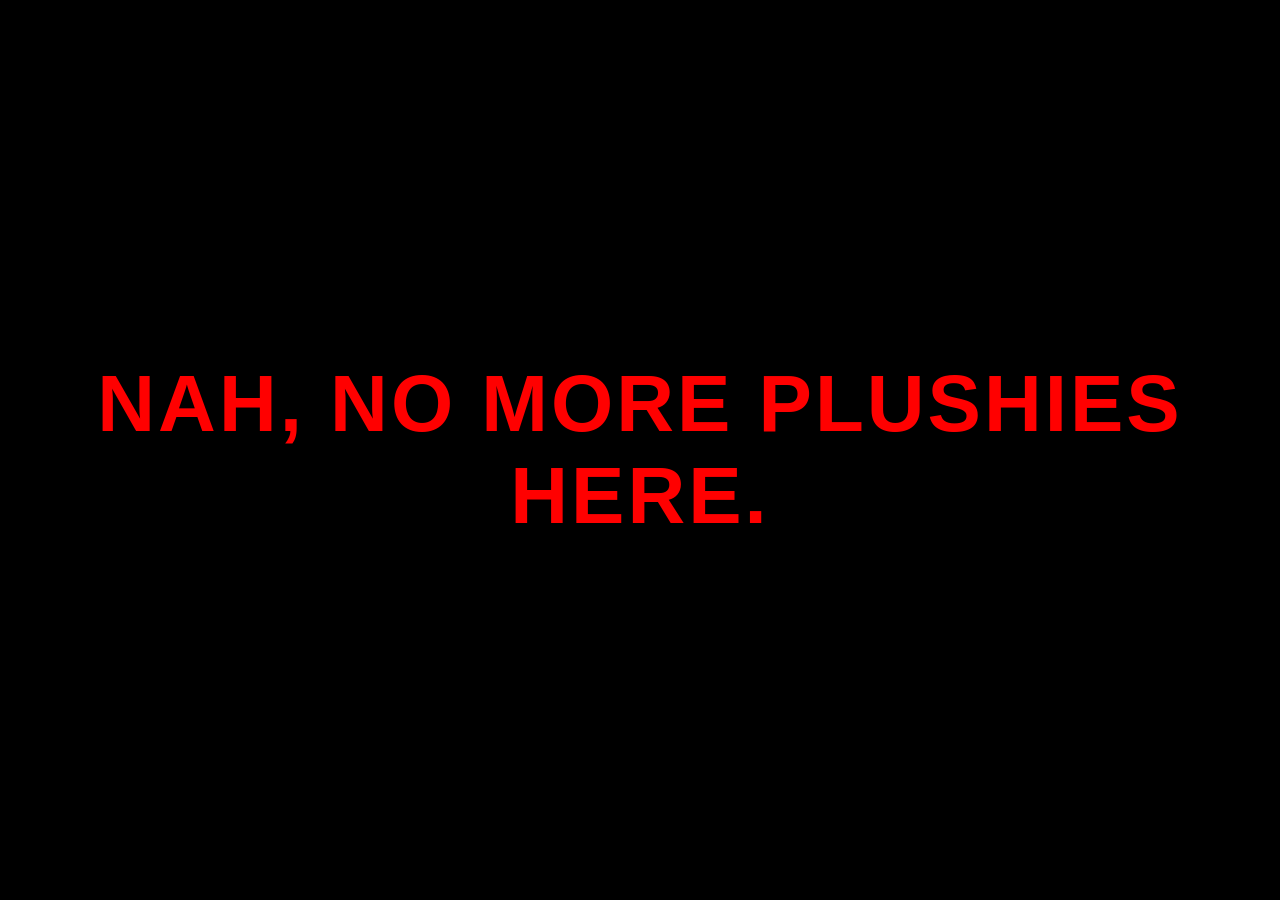
<file: more info.html>
<!DOCTYPE html>
<html>
<head>
    <meta charset="utf-8">
    <title>Nothing Here</title>
    <style>
        body {
            background-color: black;
            margin: 0;
            height: 100vh;
            display: flex;
            justify-content: center;
            align-items: center;
        }
        h1 {
            color: red;
            /* Impact 是很經典的粗體，沒有的話會用 Arial Black */
            font-family: "Impact", "Arial Black", sans-serif; 
            font-size: 5em; /* 字體再加大 */
            text-transform: uppercase; /* 強制全大寫，看起來比較兇 */
            letter-spacing: 3px; /* 字距稍微拉開，增加氣勢 */
            text-align: center;
        }
    </style>
</head>
<body>

    <h1>NAH, NO MORE PLUSHIES HERE.</h1>

</body>
</html>
</file>
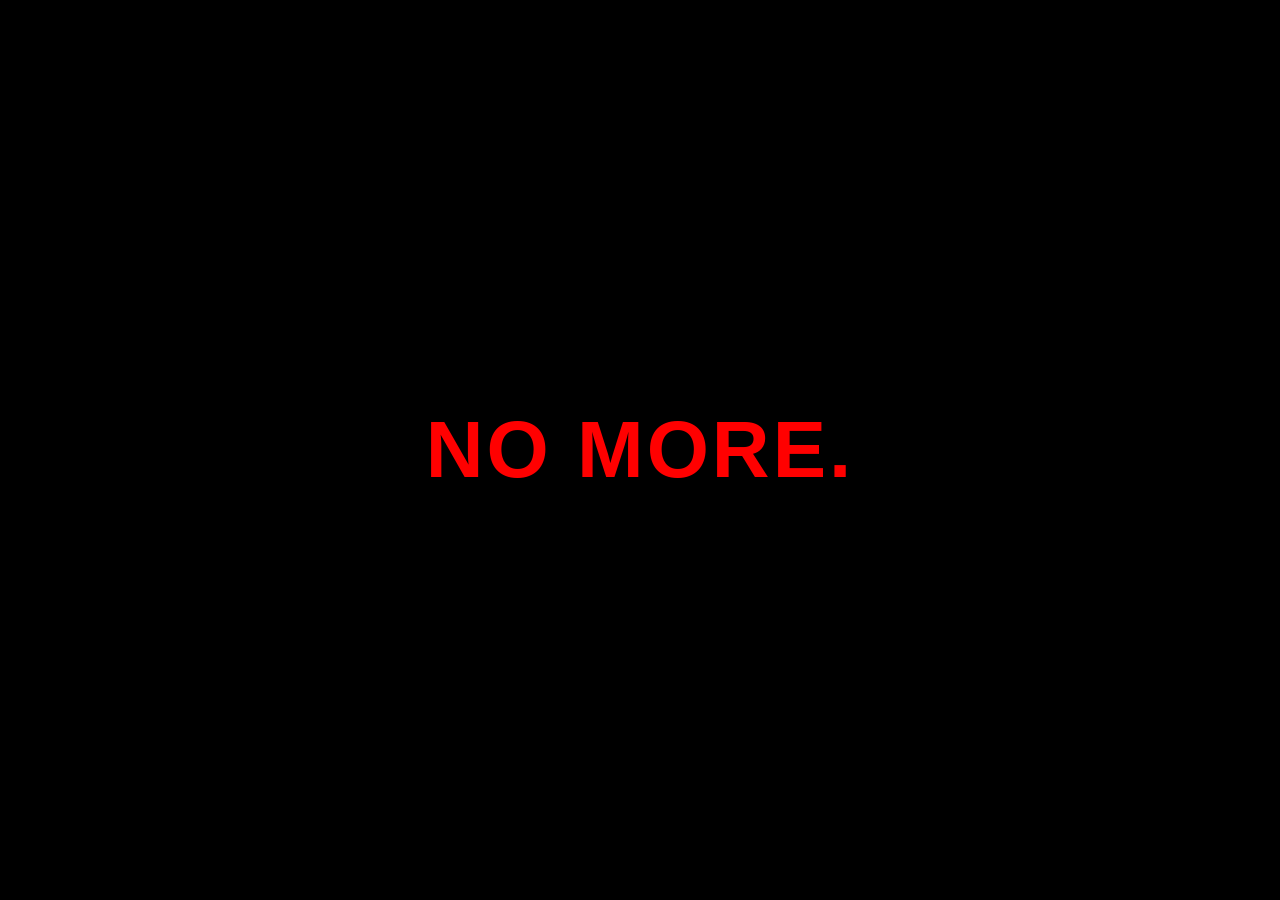
<file: no more.html>
<!DOCTYPE html>
<html>
<head>
    <meta charset="utf-8">
    <title>Nothing Here</title>
    <style>
        body {
            background-color: black;
            margin: 0;
            height: 100vh;
            display: flex;
            justify-content: center;
            align-items: center;
        }
        h1 {
            color: red;
            /* Impact 是很經典的粗體，沒有的話會用 Arial Black */
            font-family: "Impact", "Arial Black", sans-serif; 
            font-size: 5em; /* 字體再加大 */
            text-transform: uppercase; /* 強制全大寫，看起來比較兇 */
            letter-spacing: 3px; /* 字距稍微拉開，增加氣勢 */
            text-align: center;
        }
    </style>
</head>
<body>

    <h1>NO MORE.</h1>

</body>
</html>
</file>
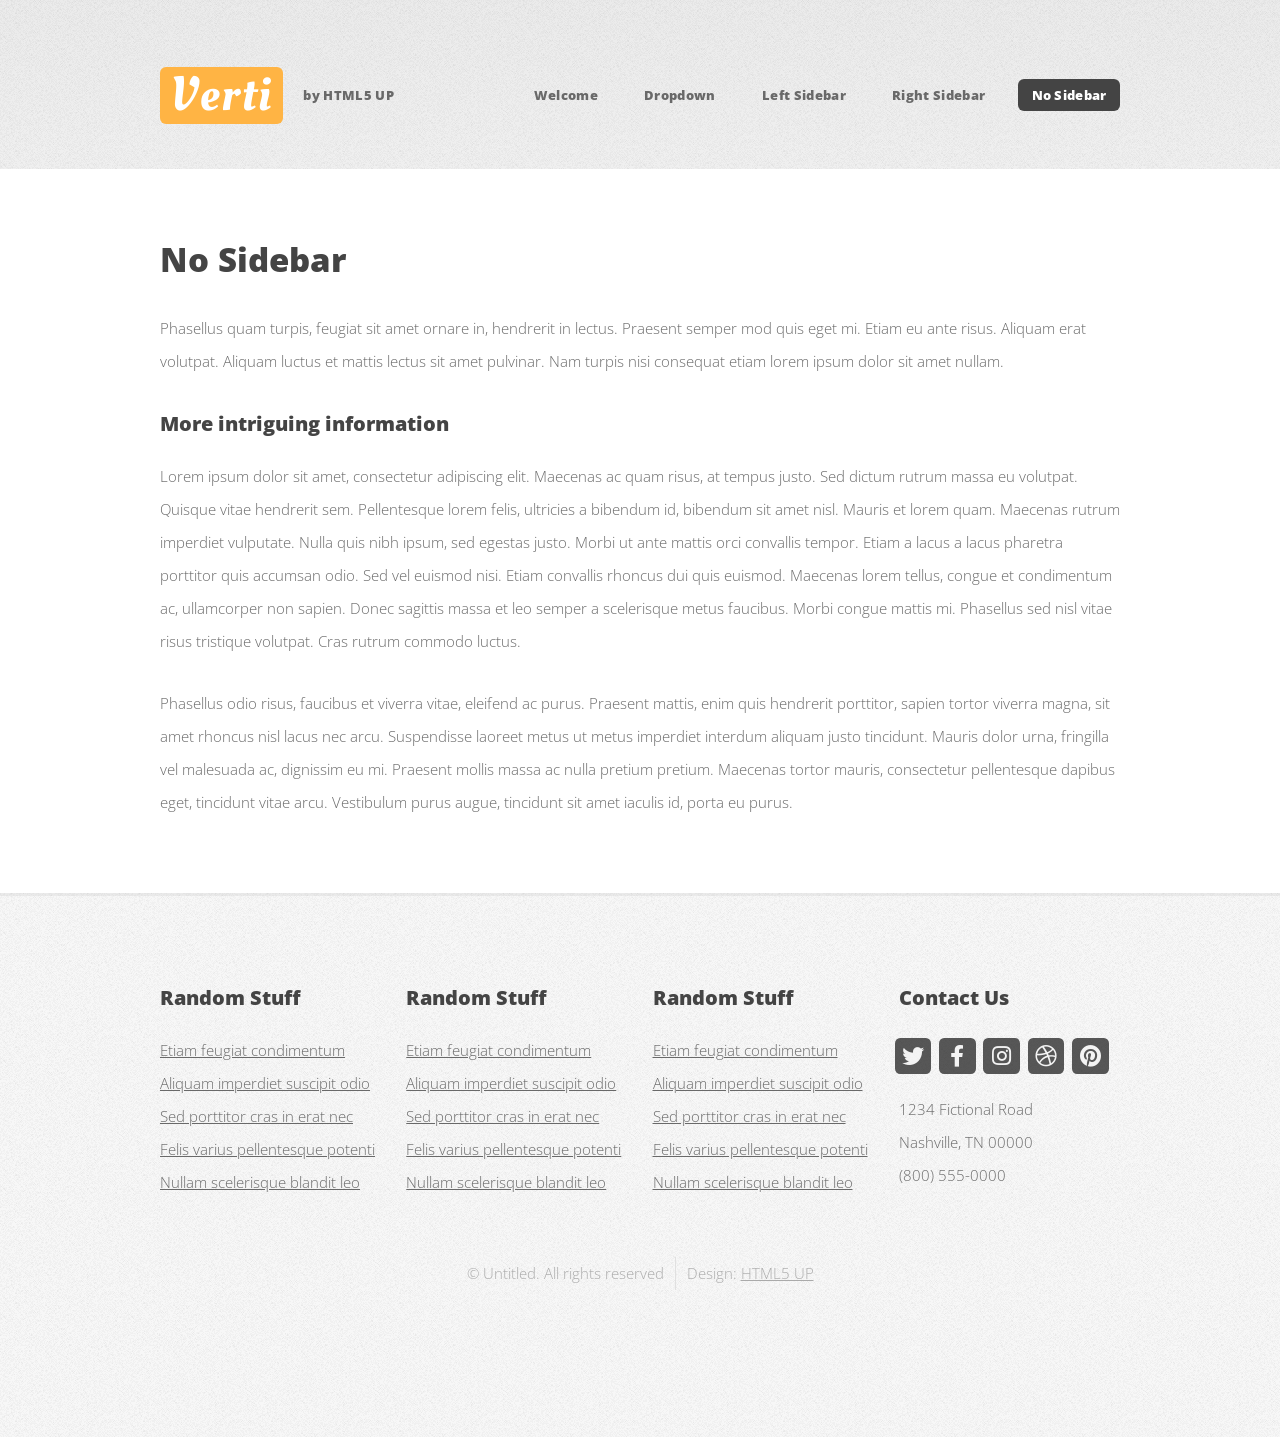
<file: no-sidebar.html>
<!DOCTYPE HTML>
<!--
	Verti by HTML5 UP
	html5up.net | @ajlkn
	Free for personal and commercial use under the CCA 3.0 license (html5up.net/license)
-->
<html>
	<head>
		<title>Verti by HTML5 UP</title>
		<meta charset="utf-8" />
		<meta name="viewport" content="width=device-width, initial-scale=1, user-scalable=no" />
		<link rel="stylesheet" href="assets/css/main.css" />
	</head>
	<body class="is-preload no-sidebar">
		<div id="page-wrapper">

			<!-- Header -->
				<div id="header-wrapper">
					<header id="header" class="container">

						<!-- Logo -->
							<div id="logo">
								<h1><a href="index.html">Verti</a></h1>
								<span>by HTML5 UP</span>
							</div>

						<!-- Nav -->
							<nav id="nav">
								<ul>
									<li><a href="index.html">Welcome</a></li>
									<li>
										<a href="#">Dropdown</a>
										<ul>
											<li><a href="#">Lorem ipsum dolor</a></li>
											<li><a href="#">Magna phasellus</a></li>
											<li>
												<a href="#">Phasellus consequat</a>
												<ul>
													<li><a href="#">Lorem ipsum dolor</a></li>
													<li><a href="#">Phasellus consequat</a></li>
													<li><a href="#">Magna phasellus</a></li>
													<li><a href="#">Etiam dolore nisl</a></li>
												</ul>
											</li>
											<li><a href="#">Veroeros feugiat</a></li>
										</ul>
									</li>
									<li><a href="left-sidebar.html">Left Sidebar</a></li>
									<li><a href="right-sidebar.html">Right Sidebar</a></li>
									<li class="current"><a href="no-sidebar.html">No Sidebar</a></li>
								</ul>
							</nav>

					</header>
				</div>

			<!-- Main -->
				<div id="main-wrapper">
					<div class="container">
						<div id="content">

							<!-- Content -->
								<article>

									<h2>No Sidebar</h2>

									<p>Phasellus quam turpis, feugiat sit amet ornare in, hendrerit in lectus.
									Praesent semper mod quis eget mi. Etiam eu ante risus. Aliquam erat volutpat.
									Aliquam luctus et mattis lectus sit amet pulvinar. Nam turpis nisi
									consequat etiam lorem ipsum dolor sit amet nullam.</p>

									<h3>More intriguing information</h3>
									<p>Lorem ipsum dolor sit amet, consectetur adipiscing elit. Maecenas ac quam risus, at tempus
									justo. Sed dictum rutrum massa eu volutpat. Quisque vitae hendrerit sem. Pellentesque lorem felis,
									ultricies a bibendum id, bibendum sit amet nisl. Mauris et lorem quam. Maecenas rutrum imperdiet
									vulputate. Nulla quis nibh ipsum, sed egestas justo. Morbi ut ante mattis orci convallis tempor.
									Etiam a lacus a lacus pharetra porttitor quis accumsan odio. Sed vel euismod nisi. Etiam convallis
									rhoncus dui quis euismod. Maecenas lorem tellus, congue et condimentum ac, ullamcorper non sapien.
									Donec sagittis massa et leo semper a scelerisque metus faucibus. Morbi congue mattis mi.
									Phasellus sed nisl vitae risus tristique volutpat. Cras rutrum commodo luctus.</p>

									<p>Phasellus odio risus, faucibus et viverra vitae, eleifend ac purus. Praesent mattis, enim
									quis hendrerit porttitor, sapien tortor viverra magna, sit amet rhoncus nisl lacus nec arcu.
									Suspendisse laoreet metus ut metus imperdiet interdum aliquam justo tincidunt. Mauris dolor urna,
									fringilla vel malesuada ac, dignissim eu mi. Praesent mollis massa ac nulla pretium pretium.
									Maecenas tortor mauris, consectetur pellentesque dapibus eget, tincidunt vitae arcu.
									Vestibulum purus augue, tincidunt sit amet iaculis id, porta eu purus.</p>

								</article>

						</div>
					</div>
				</div>

			<!-- Footer -->
				<div id="footer-wrapper">
					<footer id="footer" class="container">
						<div class="row">
							<div class="col-3 col-6-medium col-12-small">

								<!-- Links -->
									<section class="widget links">
										<h3>Random Stuff</h3>
										<ul class="style2">
											<li><a href="#">Etiam feugiat condimentum</a></li>
											<li><a href="#">Aliquam imperdiet suscipit odio</a></li>
											<li><a href="#">Sed porttitor cras in erat nec</a></li>
											<li><a href="#">Felis varius pellentesque potenti</a></li>
											<li><a href="#">Nullam scelerisque blandit leo</a></li>
										</ul>
									</section>

							</div>
							<div class="col-3 col-6-medium col-12-small">

								<!-- Links -->
									<section class="widget links">
										<h3>Random Stuff</h3>
										<ul class="style2">
											<li><a href="#">Etiam feugiat condimentum</a></li>
											<li><a href="#">Aliquam imperdiet suscipit odio</a></li>
											<li><a href="#">Sed porttitor cras in erat nec</a></li>
											<li><a href="#">Felis varius pellentesque potenti</a></li>
											<li><a href="#">Nullam scelerisque blandit leo</a></li>
										</ul>
									</section>

							</div>
							<div class="col-3 col-6-medium col-12-small">

								<!-- Links -->
									<section class="widget links">
										<h3>Random Stuff</h3>
										<ul class="style2">
											<li><a href="#">Etiam feugiat condimentum</a></li>
											<li><a href="#">Aliquam imperdiet suscipit odio</a></li>
											<li><a href="#">Sed porttitor cras in erat nec</a></li>
											<li><a href="#">Felis varius pellentesque potenti</a></li>
											<li><a href="#">Nullam scelerisque blandit leo</a></li>
										</ul>
									</section>

							</div>
							<div class="col-3 col-6-medium col-12-small">

								<!-- Contact -->
									<section class="widget contact">
										<h3>Contact Us</h3>
										<ul>
											<li><a href="#" class="icon brands fa-twitter"><span class="label">Twitter</span></a></li>
											<li><a href="#" class="icon brands fa-facebook-f"><span class="label">Facebook</span></a></li>
											<li><a href="#" class="icon brands fa-instagram"><span class="label">Instagram</span></a></li>
											<li><a href="#" class="icon brands fa-dribbble"><span class="label">Dribbble</span></a></li>
											<li><a href="#" class="icon brands fa-pinterest"><span class="label">Pinterest</span></a></li>
										</ul>
										<p>1234 Fictional Road<br />
										Nashville, TN 00000<br />
										(800) 555-0000</p>
									</section>

							</div>
						</div>
						<div class="row">
							<div class="col-12">
								<div id="copyright">
									<ul class="menu">
										<li>&copy; Untitled. All rights reserved</li><li>Design: <a href="http://html5up.net">HTML5 UP</a></li>
									</ul>
								</div>
							</div>
						</div>
					</footer>
				</div>

			</div>

		<!-- Scripts -->

			<script src="assets/js/jquery.min.js"></script>
			<script src="assets/js/jquery.dropotron.min.js"></script>
			<script src="assets/js/browser.min.js"></script>
			<script src="assets/js/breakpoints.min.js"></script>
			<script src="assets/js/util.js"></script>
			<script src="assets/js/main.js"></script>

	</body>
</html>
</file>
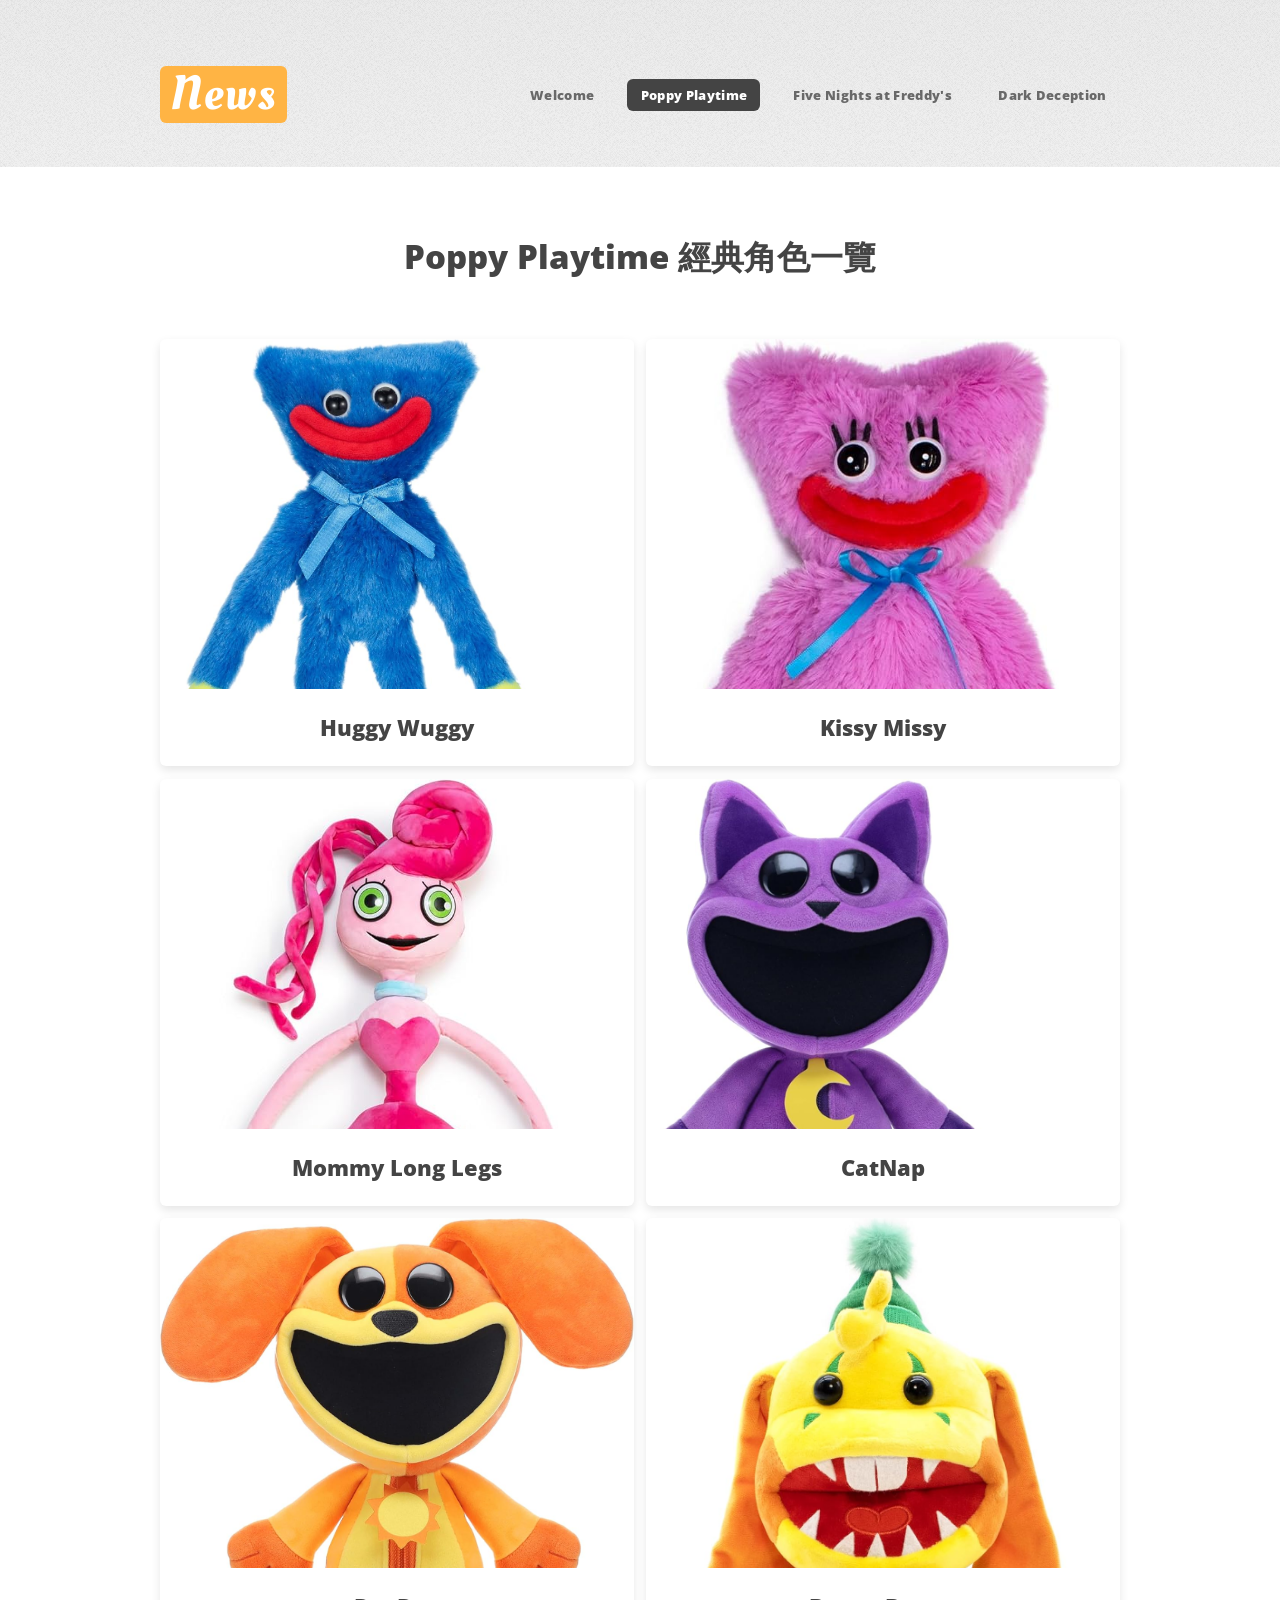
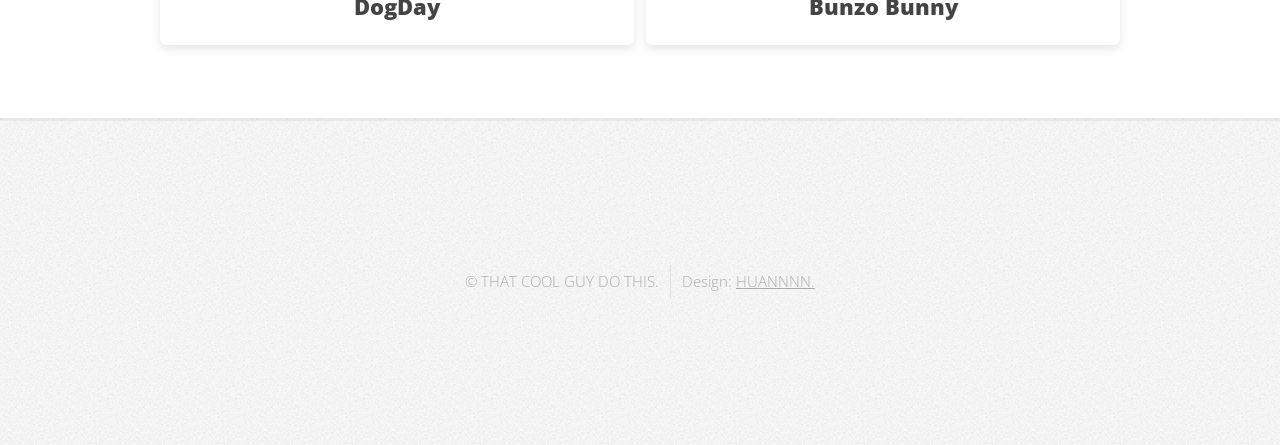
<file: PPT charactors.html>
<!DOCTYPE HTML>
<html>
	<head>
		<title>Poppy Playtime 角色介紹</title>
		<meta charset="utf-8" />
		<meta name="viewport" content="width=device-width, initial-scale=1, user-scalable=no" />
		<link rel="stylesheet" href="assets/css/main.css" />
		<style>
            /* --- 角色列表專用樣式 (完全沿用) --- */
            .char-image img {
                width: 100%;
                height: 350px;
                object-fit: cover;
                object-position: top;
                border-radius: 6px 6px 0 0;
            }
            .char-box .inner {
                padding: 1.5em !important;
                text-align: center;
            }
            .char-box h3 {
                margin: 0;
                font-size: 1.5em;
            }
            .char-box {
                background: #fff;
                border-radius: 6px;
                box-shadow: 0 4px 10px rgba(0,0,0,0.1);
            }
		</style>
	</head>
	<body class="is-preload no-sidebar">
		<div id="page-wrapper">

			<div id="header-wrapper">
					<header id="header" class="container">

						<div id="logo">
								<h1><a href="index.html">News</a></h1>
							</div>

						<nav id="nav">
								<ul>
									<li><a href="index.html">Welcome</a></li>
									<li class="current"> <a href="PPT charactors.html">Poppy Playtime</a>
										<ul>
											<li><a href="buy huggy.html">Huggy Wuggy</a></li>
											<li><a href="#">Kissy Missy</a></li>
											<li><a href="#">Poppy</a></li>
											<li><a href="#">Mommy long Legs</a></li>
											<li><a href="buy catnap.html">CatNap</a></li>
											<li><a href="#">DogDay</a></li>
											<li><a href="#">PickyPiggy</a></li>
											<li><a href="#">Bobby BearHug</a></li>
											<li><a href="#">Bubba Bubbaphant</a></li>
											<li><a href="#">CraftyCorn</a></li>
											<li><a href="#">Hoppy Hopscotch</a></li>
											<li><a href="#">KickinChickin</a></li>
										</ul>
									</li>
									<li> <a href="charactors fnaf.html">Five Nights at Freddy's</a>
										<ul>
											<li><a href="#">Freddy</a></li>
											<li><a href="#">Bonnie</a></li>
											<li><a href="#">Chica</a></li>
											<li><a href="buy foxy.html">Foxy</a></li>
                                            <li><a href="#">Golden Freddy</a></li>
											<li><a href="#">Endo-01</a></li>
										</ul>
									</li>
									<li>
										<a href="DD charactors.html">Dark Deception</a>
										<ul>
											<li><a href="#">Murder Monkeys</a></li>
											<li><a href="#">Dread Duckies</a></li>
											<li><a href="buy nurrse.html">Reaper Nurses5</a></li>
											<li><a href="#">Agatha</a></li>
											<li><a href="#">Malak</a></li>
										</ul>
									</li>
								</ul>
							</nav>

					</header>
				</div>

			<div id="main-wrapper">
					<div class="container">
						<div id="content">

                            <h2 style="text-align: center; margin-bottom: 2em;">Poppy Playtime 經典角色一覽</h2>

                            <div class="row gtr-50">
                                
                                <div class="col-6 col-12-medium">
                                    <section class="box feature char-box">
                                        <a href="buy huggy.html" class="image featured char-image"><img src="images/huggy.jpg" alt="Huggy Wuggy" /></a>
                                        <div class="inner">
                                            <h3>Huggy Wuggy</h3>
                                        </div>
                                    </section>
                                </div>

                                <div class="col-6 col-12-medium">
                                    <section class="box feature char-box">
                                        <a href="#" class="image featured char-image"><img src="images/kissy.jpg" alt="Kissy Missy" /></a>
                                        <div class="inner">
                                            <h3>Kissy Missy</h3>
                                        </div>
                                    </section>
                                </div>

                                <div class="col-6 col-12-medium">
                                    <section class="box feature char-box">
                                        <a href="#" class="image featured char-image"><img src="images/mommy.jpg" alt="Mommy Long Legs" /></a>
                                        <div class="inner">
                                            <h3>Mommy Long Legs</h3>
                                        </div>
                                    </section>
                                </div>

                                <div class="col-6 col-12-medium">
                                    <section class="box feature char-box">
                                        <a href="buy catnap.html" class="image featured char-image"><img src="images/cat.jpg" alt="CatNap" /></a>
                                        <div class="inner">
                                            <h3>CatNap</h3>
                                        </div>
                                    </section>
                                </div>

                                <div class="col-6 col-12-medium">
                                    <section class="box feature char-box">
                                        <a href="#" class="image featured char-image"><img src="images/dog.jpg" alt="DogDay" /></a>
                                        <div class="inner">
                                            <h3>DogDay</h3>
                                        </div>
                                    </section>
                                </div>

                                <div class="col-6 col-12-medium">
                                    <section class="box feature char-box">
                                        <a href="#" class="image featured char-image"><img src="images/Bunzo.jpg" alt="Bunzo Bunny" /></a>
                                        <div class="inner">
                                            <h3>Bunzo Bunny</h3>
                                        </div>
                                    </section>
                                </div>

                            </div>
                        </div>
					</div>
				</div>

			<div id="footer-wrapper">
					<footer id="footer" class="container">
						<div class="row">
							<div class="col-12">
								<div id="copyright">
									<ul class="menu">
										<li>&copy; THAT COOL GUY DO THIS.</li><li>Design: <a>HUANNNN.</a></li>
									</ul>
								</div>
							</div>
						</div>
					</footer>
				</div>

			</div>

		<script src="assets/js/jquery.min.js"></script>
			<script src="assets/js/jquery.dropotron.min.js"></script>
			<script src="assets/js/browser.min.js"></script>
			<script src="assets/js/breakpoints.min.js"></script>
			<script src="assets/js/util.js"></script>
			<script src="assets/js/main.js"></script>

	</body>
</html>
</file>
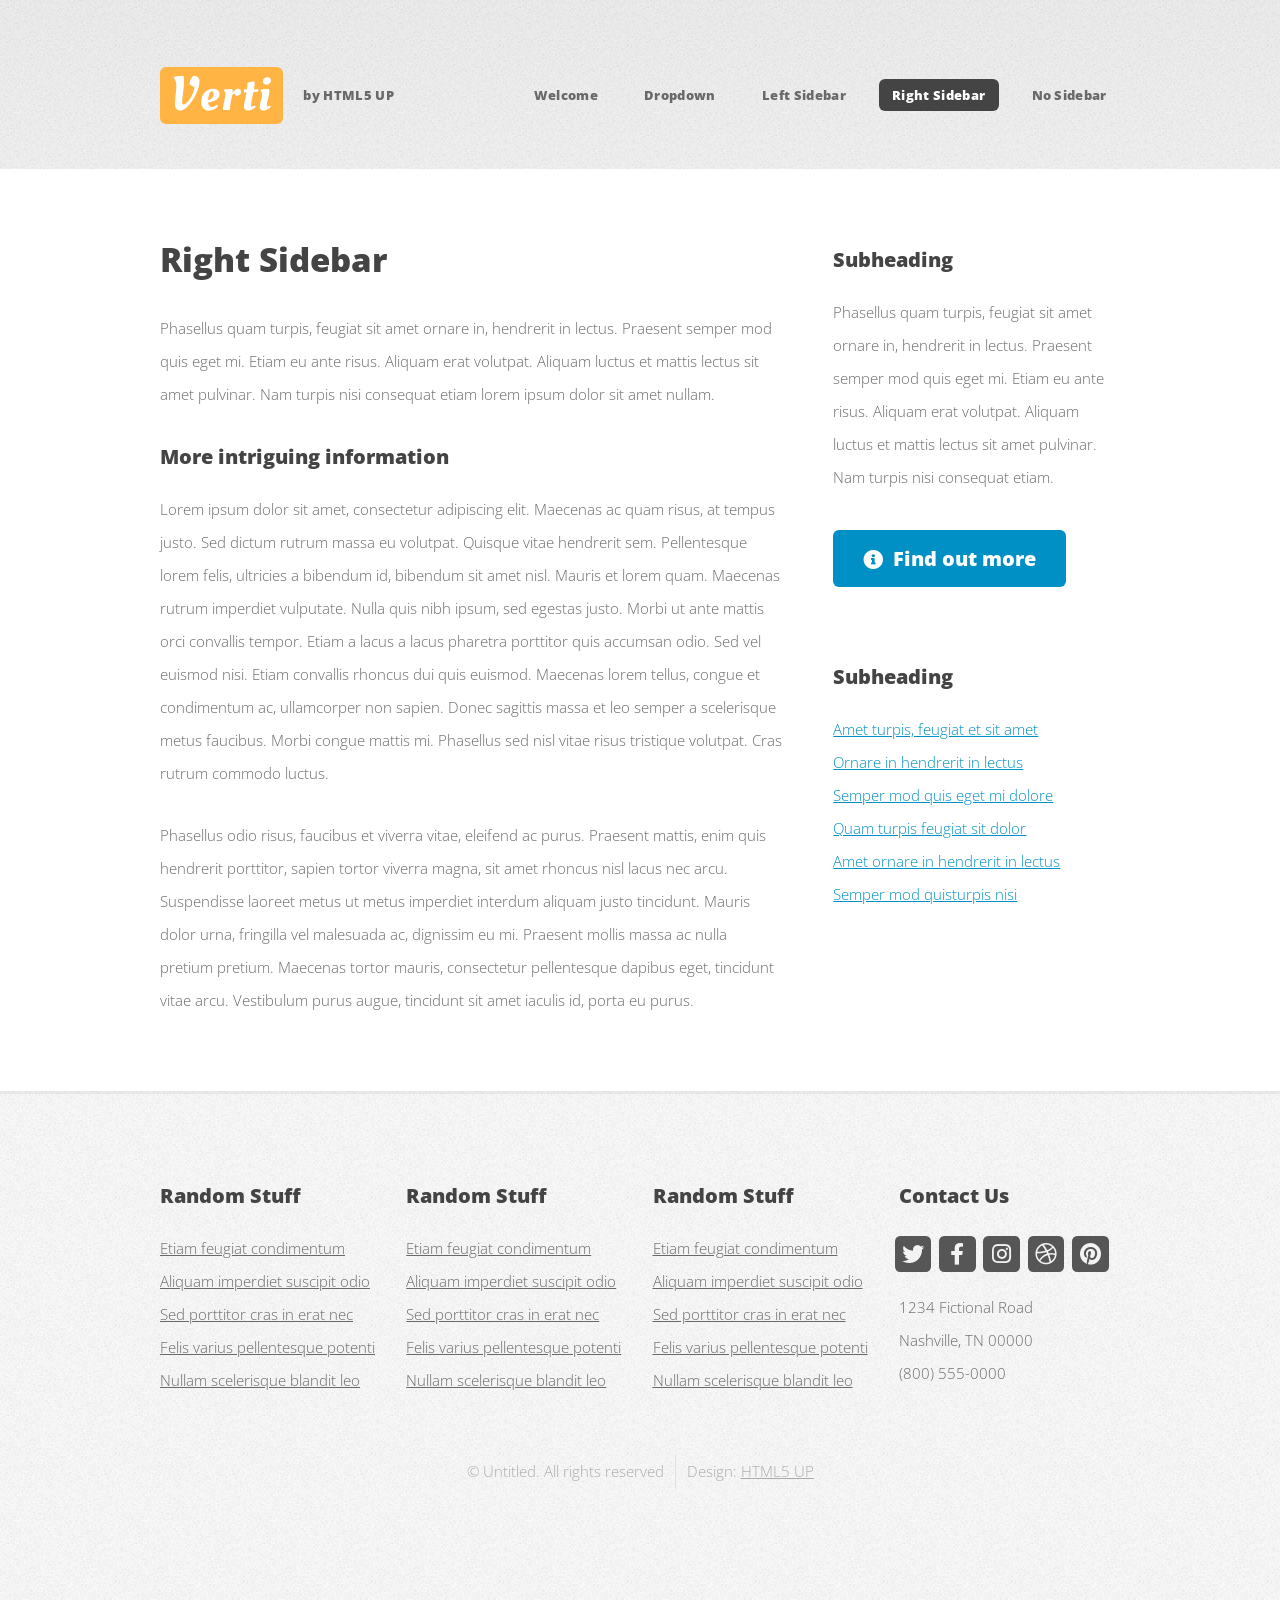
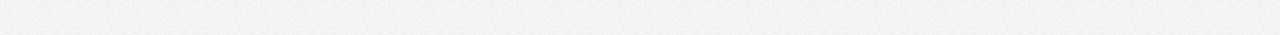
<file: right-sidebar.html>
<!DOCTYPE HTML>
<!--
	Verti by HTML5 UP
	html5up.net | @ajlkn
	Free for personal and commercial use under the CCA 3.0 license (html5up.net/license)
-->
<html>
	<head>
		<title>Verti by HTML5 UP</title>
		<meta charset="utf-8" />
		<meta name="viewport" content="width=device-width, initial-scale=1, user-scalable=no" />
		<link rel="stylesheet" href="assets/css/main.css" />
	</head>
	<body class="is-preload right-sidebar">
		<div id="page-wrapper">

			<!-- Header -->
				<div id="header-wrapper">
					<header id="header" class="container">

						<!-- Logo -->
							<div id="logo">
								<h1><a href="index.html">Verti</a></h1>
								<span>by HTML5 UP</span>
							</div>

						<!-- Nav -->
							<nav id="nav">
								<ul>
									<li><a href="index.html">Welcome</a></li>
									<li>
										<a href="#">Dropdown</a>
										<ul>
											<li><a href="#">Lorem ipsum dolor</a></li>
											<li><a href="#">Magna phasellus</a></li>
											<li>
												<a href="#">Phasellus consequat</a>
												<ul>
													<li><a href="#">Lorem ipsum dolor</a></li>
													<li><a href="#">Phasellus consequat</a></li>
													<li><a href="#">Magna phasellus</a></li>
													<li><a href="#">Etiam dolore nisl</a></li>
												</ul>
											</li>
											<li><a href="#">Veroeros feugiat</a></li>
										</ul>
									</li>
									<li><a href="left-sidebar.html">Left Sidebar</a></li>
									<li class="current"><a href="right-sidebar.html">Right Sidebar</a></li>
									<li><a href="no-sidebar.html">No Sidebar</a></li>
								</ul>
							</nav>

					</header>
				</div>

			<!-- Main -->
				<div id="main-wrapper">
					<div class="container">
						<div class="row gtr-200">
							<div class="col-8 col-12-medium">
								<div id="content">

									<!-- Content -->
										<article>

											<h2>Right Sidebar</h2>

											<p>Phasellus quam turpis, feugiat sit amet ornare in, hendrerit in lectus.
											Praesent semper mod quis eget mi. Etiam eu ante risus. Aliquam erat volutpat.
											Aliquam luctus et mattis lectus sit amet pulvinar. Nam turpis nisi
											consequat etiam lorem ipsum dolor sit amet nullam.</p>

											<h3>More intriguing information</h3>
											<p>Lorem ipsum dolor sit amet, consectetur adipiscing elit. Maecenas ac quam risus, at tempus
											justo. Sed dictum rutrum massa eu volutpat. Quisque vitae hendrerit sem. Pellentesque lorem felis,
											ultricies a bibendum id, bibendum sit amet nisl. Mauris et lorem quam. Maecenas rutrum imperdiet
											vulputate. Nulla quis nibh ipsum, sed egestas justo. Morbi ut ante mattis orci convallis tempor.
											Etiam a lacus a lacus pharetra porttitor quis accumsan odio. Sed vel euismod nisi. Etiam convallis
											rhoncus dui quis euismod. Maecenas lorem tellus, congue et condimentum ac, ullamcorper non sapien.
											Donec sagittis massa et leo semper a scelerisque metus faucibus. Morbi congue mattis mi.
											Phasellus sed nisl vitae risus tristique volutpat. Cras rutrum commodo luctus.</p>

											<p>Phasellus odio risus, faucibus et viverra vitae, eleifend ac purus. Praesent mattis, enim
											quis hendrerit porttitor, sapien tortor viverra magna, sit amet rhoncus nisl lacus nec arcu.
											Suspendisse laoreet metus ut metus imperdiet interdum aliquam justo tincidunt. Mauris dolor urna,
											fringilla vel malesuada ac, dignissim eu mi. Praesent mollis massa ac nulla pretium pretium.
											Maecenas tortor mauris, consectetur pellentesque dapibus eget, tincidunt vitae arcu.
											Vestibulum purus augue, tincidunt sit amet iaculis id, porta eu purus.</p>

										</article>

								</div>
							</div>
							<div class="col-4 col-12-medium">
								<div id="sidebar">

									<!-- Sidebar -->
										<section>
											<h3>Subheading</h3>
											<p>Phasellus quam turpis, feugiat sit amet ornare in, hendrerit in lectus.
											Praesent semper mod quis eget mi. Etiam eu ante risus. Aliquam erat volutpat.
											Aliquam luctus et mattis lectus sit amet pulvinar. Nam turpis nisi
											consequat etiam.</p>
											<footer>
												<a href="#" class="button icon solid fa-info-circle">Find out more</a>
											</footer>
										</section>

										<section>
											<h3>Subheading</h3>
											<ul class="style2">
												<li><a href="#">Amet turpis, feugiat et sit amet</a></li>
												<li><a href="#">Ornare in hendrerit in lectus</a></li>
												<li><a href="#">Semper mod quis eget mi dolore</a></li>
												<li><a href="#">Quam turpis feugiat sit dolor</a></li>
												<li><a href="#">Amet ornare in hendrerit in lectus</a></li>
												<li><a href="#">Semper mod quisturpis nisi</a></li>
											</ul>
										</section>

								</div>
							</div>
						</div>
					</div>
				</div>

			<!-- Footer -->
				<div id="footer-wrapper">
					<footer id="footer" class="container">
						<div class="row">
							<div class="col-3 col-6-medium col-12-small">

								<!-- Links -->
									<section class="widget links">
										<h3>Random Stuff</h3>
										<ul class="style2">
											<li><a href="#">Etiam feugiat condimentum</a></li>
											<li><a href="#">Aliquam imperdiet suscipit odio</a></li>
											<li><a href="#">Sed porttitor cras in erat nec</a></li>
											<li><a href="#">Felis varius pellentesque potenti</a></li>
											<li><a href="#">Nullam scelerisque blandit leo</a></li>
										</ul>
									</section>

							</div>
							<div class="col-3 col-6-medium col-12-small">

								<!-- Links -->
									<section class="widget links">
										<h3>Random Stuff</h3>
										<ul class="style2">
											<li><a href="#">Etiam feugiat condimentum</a></li>
											<li><a href="#">Aliquam imperdiet suscipit odio</a></li>
											<li><a href="#">Sed porttitor cras in erat nec</a></li>
											<li><a href="#">Felis varius pellentesque potenti</a></li>
											<li><a href="#">Nullam scelerisque blandit leo</a></li>
										</ul>
									</section>

							</div>
							<div class="col-3 col-6-medium col-12-small">

								<!-- Links -->
									<section class="widget links">
										<h3>Random Stuff</h3>
										<ul class="style2">
											<li><a href="#">Etiam feugiat condimentum</a></li>
											<li><a href="#">Aliquam imperdiet suscipit odio</a></li>
											<li><a href="#">Sed porttitor cras in erat nec</a></li>
											<li><a href="#">Felis varius pellentesque potenti</a></li>
											<li><a href="#">Nullam scelerisque blandit leo</a></li>
										</ul>
									</section>

							</div>
							<div class="col-3 col-6-medium col-12-small">

								<!-- Contact -->
									<section class="widget contact">
										<h3>Contact Us</h3>
										<ul>
											<li><a href="#" class="icon brands fa-twitter"><span class="label">Twitter</span></a></li>
											<li><a href="#" class="icon brands fa-facebook-f"><span class="label">Facebook</span></a></li>
											<li><a href="#" class="icon brands fa-instagram"><span class="label">Instagram</span></a></li>
											<li><a href="#" class="icon brands fa-dribbble"><span class="label">Dribbble</span></a></li>
											<li><a href="#" class="icon brands fa-pinterest"><span class="label">Pinterest</span></a></li>
										</ul>
										<p>1234 Fictional Road<br />
										Nashville, TN 00000<br />
										(800) 555-0000</p>
									</section>

							</div>
						</div>
						<div class="row">
							<div class="col-12">
								<div id="copyright">
									<ul class="menu">
										<li>&copy; Untitled. All rights reserved</li><li>Design: <a href="http://html5up.net">HTML5 UP</a></li>
									</ul>
								</div>
							</div>
						</div>
					</footer>
				</div>

			</div>

		<!-- Scripts -->

			<script src="assets/js/jquery.min.js"></script>
			<script src="assets/js/jquery.dropotron.min.js"></script>
			<script src="assets/js/browser.min.js"></script>
			<script src="assets/js/breakpoints.min.js"></script>
			<script src="assets/js/util.js"></script>
			<script src="assets/js/main.js"></script>

	</body>
</html>
</file>
<file: assets/css/main.css>
@import url("fontawesome-all.min.css");
@import url("https://fonts.googleapis.com/css?family=Oleo+Script:400|Open+Sans:300,300italic,600,600italic,800");

/*
	Verti by HTML5 UP
	html5up.net | @ajlkn
	Free for personal and commercial use under the CCA 3.0 license (html5up.net/license)
*/

html, body, div, span, applet, object,
iframe, h1, h2, h3, h4, h5, h6, p, blockquote,
pre, a, abbr, acronym, address, big, cite,
code, del, dfn, em, img, ins, kbd, q, s, samp,
small, strike, strong, sub, sup, tt, var, b,
u, i, center, dl, dt, dd, ol, ul, li, fieldset,
form, label, legend, table, caption, tbody,
tfoot, thead, tr, th, td, article, aside,
canvas, details, embed, figure, figcaption,
footer, header, hgroup, menu, nav, output, ruby,
section, summary, time, mark, audio, video {
	margin: 0;
	padding: 0;
	border: 0;
	font-size: 100%;
	font: inherit;
	vertical-align: baseline;}

article, aside, details, figcaption, figure,
footer, header, hgroup, menu, nav, section {
	display: block;}

body {
	line-height: 1;
}

ol, ul {
	list-style: none;
}

blockquote, q {
	quotes: none;
}

	blockquote:before, blockquote:after, q:before, q:after {
		content: '';
		content: none;
	}

table {
	border-collapse: collapse;
	border-spacing: 0;
}

body {
	-webkit-text-size-adjust: none;
}

mark {
	background-color: transparent;
	color: inherit;
}

input::-moz-focus-inner {
	border: 0;
	padding: 0;
}

input, select, textarea {
	-moz-appearance: none;
	-webkit-appearance: none;
	-ms-appearance: none;
	appearance: none;
}

/* Basic */

	@-ms-viewport {
		width: device-width;
	}

	html {
		box-sizing: border-box;
	}

	*, *:before, *:after {
		box-sizing: inherit;
	}

	body {
		background-image: -moz-linear-gradient(top, rgba(0, 0, 0, 0.05), rgba(0, 0, 0, 0)), url("images/bg01.png");
		background-image: -webkit-linear-gradient(top, rgba(0, 0, 0, 0.05), rgba(0, 0, 0, 0)), url("images/bg01.png");
		background-image: -ms-linear-gradient(top, rgba(0, 0, 0, 0.05), rgba(0, 0, 0, 0)), url("images/bg01.png");
		background-image: linear-gradient(top, rgba(0, 0, 0, 0.05), rgba(0, 0, 0, 0)), url("images/bg01.png");
		background-color: #f7f7f7;
		background-position: top left, top left;
		background-repeat: repeat-x, repeat;
		background-size: 100% 30em, auto;
		font-family: 'Open Sans', sans-serif;
		font-size: 13pt;
		color: #696969;
		font-weight: 300;
		line-height: 2.25em;
	}

		body.is-preload *, body.is-preload *:before, body.is-preload *:after {
			-moz-animation: none !important;
			-webkit-animation: none !important;
			-ms-animation: none !important;
			animation: none !important;
			-moz-transition: none !important;
			-webkit-transition: none !important;
			-ms-transition: none !important;
			transition: none !important;
		}

	input, select, textarea {
		font-family: 'Open Sans', sans-serif;
		font-size: 13pt;
		color: #696969;
		font-weight: 300;
		line-height: 2.25em;
	}

	a {
		color: #0090c5;
		text-decoration: underline;
	}

		a:hover {
			text-decoration: none;
		}

	h1, h2, h3, h4, h5, h6 {
		color: #444;
		font-weight: 800;
	}

		h1 a, h2 a, h3 a, h4 a, h5 a, h6 a {
			color: inherit;
			text-decoration: none;
			outline: 0;
		}

	h2 {
		font-size: 2.25em;
		margin: 0 0 1.1em 0;
		line-height: 1em;
	}

	h3 {
		font-size: 1.35em;
		margin: 0 0 1em 0;
	}

	b, strong {
		font-weight: 600;
		color: #444;
	}

	i, em {
		font-style: italic;
	}

	br.clear {
		clear: both;
	}

	sub {
		position: relative;
		top: 0.5em;
		font-size: 0.8em;
	}

	sup {
		position: relative;
		top: -0.5em;
		font-size: 0.8em;
	}

	hr {
		border: 0;
		border-top: solid 1px #eee;
	}

	blockquote {
		border-left: solid 0.5em #eee;
		padding: 1em 0 1em 2em;
		font-style: italic;
	}

	p, ul, ol, dl, table {
		margin-bottom: 2em;
	}

/* Container */

	.container {
		margin: 0 auto;
		max-width: 100%;
		width: 1400px;
	}

		@media screen and (max-width: 1680px) {

			.container {
				width: 1200px;
			}

		}

		@media screen and (max-width: 1280px) {

			.container {
				width: 960px;
			}

		}

		@media screen and (max-width: 980px) {

			.container {
				width: 90%;
			}

		}

		@media screen and (max-width: 736px) {

			.container {
				width: 100%;
			}

		}

/* Row */

	.row {
		display: flex;
		flex-wrap: wrap;
		box-sizing: border-box;
		align-items: stretch;
	}

		.row > * {
			box-sizing: border-box;
		}

		.row.gtr-uniform > * > :last-child {
			margin-bottom: 0;
		}

		.row.aln-left {
			justify-content: flex-start;
		}

		.row.aln-center {
			justify-content: center;
		}

		.row.aln-right {
			justify-content: flex-end;
		}

		.row.aln-top {
			align-items: flex-start;
		}

		.row.aln-middle {
			align-items: center;
		}

		.row.aln-bottom {
			align-items: flex-end;
		}

		.row > .imp {
			order: -1;
		}

		.row > .col-1 {
			width: 8.33333%;
		}

		.row > .off-1 {
			margin-left: 8.33333%;
		}

		.row > .col-2 {
			width: 16.66667%;
		}

		.row > .off-2 {
			margin-left: 16.66667%;
		}

		.row > .col-3 {
			width: 25%;
		}

		.row > .off-3 {
			margin-left: 25%;
		}

		.row > .col-4 {
			width: 33.33333%;
		}

		.row > .off-4 {
			margin-left: 33.33333%;
		}

		.row > .col-5 {
			width: 41.66667%;
		}

		.row > .off-5 {
			margin-left: 41.66667%;
		}

		.row > .col-6 {
			width: 50%;
		}

		.row > .off-6 {
			margin-left: 50%;
		}

		.row > .col-7 {
			width: 58.33333%;
		}

		.row > .off-7 {
			margin-left: 58.33333%;
		}

		.row > .col-8 {
			width: 66.66667%;
		}

		.row > .off-8 {
			margin-left: 66.66667%;
		}

		.row > .col-9 {
			width: 75%;
		}

		.row > .off-9 {
			margin-left: 75%;
		}

		.row > .col-10 {
			width: 83.33333%;
		}

		.row > .off-10 {
			margin-left: 83.33333%;
		}

		.row > .col-11 {
			width: 91.66667%;
		}

		.row > .off-11 {
			margin-left: 91.66667%;
		}

		.row > .col-12 {
			width: 100%;
		}

		.row > .off-12 {
			margin-left: 100%;
		}

		.row.gtr-0 {
			margin-top: 0px;
			margin-left: 0px;
		}

			.row.gtr-0 > * {
				padding: 0px 0 0 0px;
			}

			.row.gtr-0.gtr-uniform {
				margin-top: 0px;
			}

				.row.gtr-0.gtr-uniform > * {
					padding-top: 0px;
				}

		.row.gtr-25 {
			margin-top: -10px;
			margin-left: -10px;
		}

			.row.gtr-25 > * {
				padding: 10px 0 0 10px;
			}

			.row.gtr-25.gtr-uniform {
				margin-top: -10px;
			}

				.row.gtr-25.gtr-uniform > * {
					padding-top: 10px;
				}

		.row.gtr-50 {
			margin-top: -20px;
			margin-left: -20px;
		}

			.row.gtr-50 > * {
				padding: 20px 0 0 20px;
			}

			.row.gtr-50.gtr-uniform {
				margin-top: -20px;
			}

				.row.gtr-50.gtr-uniform > * {
					padding-top: 20px;
				}

		.row {
			margin-top: -40px;
			margin-left: -40px;
		}

			.row > * {
				padding: 40px 0 0 40px;
			}

			.row.gtr-uniform {
				margin-top: -40px;
			}

				.row.gtr-uniform > * {
					padding-top: 40px;
				}

		.row.gtr-150 {
			margin-top: -60px;
			margin-left: -60px;
		}

			.row.gtr-150 > * {
				padding: 60px 0 0 60px;
			}

			.row.gtr-150.gtr-uniform {
				margin-top: -60px;
			}

				.row.gtr-150.gtr-uniform > * {
					padding-top: 60px;
				}

		.row.gtr-200 {
			margin-top: -80px;
			margin-left: -80px;
		}

			.row.gtr-200 > * {
				padding: 80px 0 0 80px;
			}

			.row.gtr-200.gtr-uniform {
				margin-top: -80px;
			}

				.row.gtr-200.gtr-uniform > * {
					padding-top: 80px;
				}

		@media screen and (max-width: 1680px) {

			.row {
				display: flex;
				flex-wrap: wrap;
				box-sizing: border-box;
				align-items: stretch;
			}

				.row > * {
					box-sizing: border-box;
				}

				.row.gtr-uniform > * > :last-child {
					margin-bottom: 0;
				}

				.row.aln-left {
					justify-content: flex-start;
				}

				.row.aln-center {
					justify-content: center;
				}

				.row.aln-right {
					justify-content: flex-end;
				}

				.row.aln-top {
					align-items: flex-start;
				}

				.row.aln-middle {
					align-items: center;
				}

				.row.aln-bottom {
					align-items: flex-end;
				}

				.row > .imp-xlarge {
					order: -1;
				}

				.row > .col-1-xlarge {
					width: 8.33333%;
				}

				.row > .off-1-xlarge {
					margin-left: 8.33333%;
				}

				.row > .col-2-xlarge {
					width: 16.66667%;
				}

				.row > .off-2-xlarge {
					margin-left: 16.66667%;
				}

				.row > .col-3-xlarge {
					width: 25%;
				}

				.row > .off-3-xlarge {
					margin-left: 25%;
				}

				.row > .col-4-xlarge {
					width: 33.33333%;
				}

				.row > .off-4-xlarge {
					margin-left: 33.33333%;
				}

				.row > .col-5-xlarge {
					width: 41.66667%;
				}

				.row > .off-5-xlarge {
					margin-left: 41.66667%;
				}

				.row > .col-6-xlarge {
					width: 50%;
				}

				.row > .off-6-xlarge {
					margin-left: 50%;
				}

				.row > .col-7-xlarge {
					width: 58.33333%;
				}

				.row > .off-7-xlarge {
					margin-left: 58.33333%;
				}

				.row > .col-8-xlarge {
					width: 66.66667%;
				}

				.row > .off-8-xlarge {
					margin-left: 66.66667%;
				}

				.row > .col-9-xlarge {
					width: 75%;
				}

				.row > .off-9-xlarge {
					margin-left: 75%;
				}

				.row > .col-10-xlarge {
					width: 83.33333%;
				}

				.row > .off-10-xlarge {
					margin-left: 83.33333%;
				}

				.row > .col-11-xlarge {
					width: 91.66667%;
				}

				.row > .off-11-xlarge {
					margin-left: 91.66667%;
				}

				.row > .col-12-xlarge {
					width: 100%;
				}

				.row > .off-12-xlarge {
					margin-left: 100%;
				}

				.row.gtr-0 {
					margin-top: 0px;
					margin-left: 0px;
				}

					.row.gtr-0 > * {
						padding: 0px 0 0 0px;
					}

					.row.gtr-0.gtr-uniform {
						margin-top: 0px;
					}

						.row.gtr-0.gtr-uniform > * {
							padding-top: 0px;
						}

				.row.gtr-25 {
					margin-top: -10px;
					margin-left: -10px;
				}

					.row.gtr-25 > * {
						padding: 10px 0 0 10px;
					}

					.row.gtr-25.gtr-uniform {
						margin-top: -10px;
					}

						.row.gtr-25.gtr-uniform > * {
							padding-top: 10px;
						}

				.row.gtr-50 {
					margin-top: -20px;
					margin-left: -20px;
				}

					.row.gtr-50 > * {
						padding: 20px 0 0 20px;
					}

					.row.gtr-50.gtr-uniform {
						margin-top: -20px;
					}

						.row.gtr-50.gtr-uniform > * {
							padding-top: 20px;
						}

				.row {
					margin-top: -40px;
					margin-left: -40px;
				}

					.row > * {
						padding: 40px 0 0 40px;
					}

					.row.gtr-uniform {
						margin-top: -40px;
					}

						.row.gtr-uniform > * {
							padding-top: 40px;
						}

				.row.gtr-150 {
					margin-top: -60px;
					margin-left: -60px;
				}

					.row.gtr-150 > * {
						padding: 60px 0 0 60px;
					}

					.row.gtr-150.gtr-uniform {
						margin-top: -60px;
					}

						.row.gtr-150.gtr-uniform > * {
							padding-top: 60px;
						}

				.row.gtr-200 {
					margin-top: -80px;
					margin-left: -80px;
				}

					.row.gtr-200 > * {
						padding: 80px 0 0 80px;
					}

					.row.gtr-200.gtr-uniform {
						margin-top: -80px;
					}

						.row.gtr-200.gtr-uniform > * {
							padding-top: 80px;
						}

		}

		@media screen and (max-width: 1280px) {

			.row {
				display: flex;
				flex-wrap: wrap;
				box-sizing: border-box;
				align-items: stretch;
			}

				.row > * {
					box-sizing: border-box;
				}

				.row.gtr-uniform > * > :last-child {
					margin-bottom: 0;
				}

				.row.aln-left {
					justify-content: flex-start;
				}

				.row.aln-center {
					justify-content: center;
				}

				.row.aln-right {
					justify-content: flex-end;
				}

				.row.aln-top {
					align-items: flex-start;
				}

				.row.aln-middle {
					align-items: center;
				}

				.row.aln-bottom {
					align-items: flex-end;
				}

				.row > .imp-large {
					order: -1;
				}

				.row > .col-1-large {
					width: 8.33333%;
				}

				.row > .off-1-large {
					margin-left: 8.33333%;
				}

				.row > .col-2-large {
					width: 16.66667%;
				}

				.row > .off-2-large {
					margin-left: 16.66667%;
				}

				.row > .col-3-large {
					width: 25%;
				}

				.row > .off-3-large {
					margin-left: 25%;
				}

				.row > .col-4-large {
					width: 33.33333%;
				}

				.row > .off-4-large {
					margin-left: 33.33333%;
				}

				.row > .col-5-large {
					width: 41.66667%;
				}

				.row > .off-5-large {
					margin-left: 41.66667%;
				}

				.row > .col-6-large {
					width: 50%;
				}

				.row > .off-6-large {
					margin-left: 50%;
				}

				.row > .col-7-large {
					width: 58.33333%;
				}

				.row > .off-7-large {
					margin-left: 58.33333%;
				}

				.row > .col-8-large {
					width: 66.66667%;
				}

				.row > .off-8-large {
					margin-left: 66.66667%;
				}

				.row > .col-9-large {
					width: 75%;
				}

				.row > .off-9-large {
					margin-left: 75%;
				}

				.row > .col-10-large {
					width: 83.33333%;
				}

				.row > .off-10-large {
					margin-left: 83.33333%;
				}

				.row > .col-11-large {
					width: 91.66667%;
				}

				.row > .off-11-large {
					margin-left: 91.66667%;
				}

				.row > .col-12-large {
					width: 100%;
				}

				.row > .off-12-large {
					margin-left: 100%;
				}

				.row.gtr-0 {
					margin-top: 0px;
					margin-left: 0px;
				}

					.row.gtr-0 > * {
						padding: 0px 0 0 0px;
					}

					.row.gtr-0.gtr-uniform {
						margin-top: 0px;
					}

						.row.gtr-0.gtr-uniform > * {
							padding-top: 0px;
						}

				.row.gtr-25 {
					margin-top: -6.25px;
					margin-left: -6.25px;
				}

					.row.gtr-25 > * {
						padding: 6.25px 0 0 6.25px;
					}

					.row.gtr-25.gtr-uniform {
						margin-top: -6.25px;
					}

						.row.gtr-25.gtr-uniform > * {
							padding-top: 6.25px;
						}

				.row.gtr-50 {
					margin-top: -12.5px;
					margin-left: -12.5px;
				}

					.row.gtr-50 > * {
						padding: 12.5px 0 0 12.5px;
					}

					.row.gtr-50.gtr-uniform {
						margin-top: -12.5px;
					}

						.row.gtr-50.gtr-uniform > * {
							padding-top: 12.5px;
						}

				.row {
					margin-top: -25px;
					margin-left: -25px;
				}

					.row > * {
						padding: 25px 0 0 25px;
					}

					.row.gtr-uniform {
						margin-top: -25px;
					}

						.row.gtr-uniform > * {
							padding-top: 25px;
						}

				.row.gtr-150 {
					margin-top: -37.5px;
					margin-left: -37.5px;
				}

					.row.gtr-150 > * {
						padding: 37.5px 0 0 37.5px;
					}

					.row.gtr-150.gtr-uniform {
						margin-top: -37.5px;
					}

						.row.gtr-150.gtr-uniform > * {
							padding-top: 37.5px;
						}

				.row.gtr-200 {
					margin-top: -50px;
					margin-left: -50px;
				}

					.row.gtr-200 > * {
						padding: 50px 0 0 50px;
					}

					.row.gtr-200.gtr-uniform {
						margin-top: -50px;
					}

						.row.gtr-200.gtr-uniform > * {
							padding-top: 50px;
						}

		}

		@media screen and (max-width: 980px) {

			.row {
				display: flex;
				flex-wrap: wrap;
				box-sizing: border-box;
				align-items: stretch;
			}

				.row > * {
					box-sizing: border-box;
				}

				.row.gtr-uniform > * > :last-child {
					margin-bottom: 0;
				}

				.row.aln-left {
					justify-content: flex-start;
				}

				.row.aln-center {
					justify-content: center;
				}

				.row.aln-right {
					justify-content: flex-end;
				}

				.row.aln-top {
					align-items: flex-start;
				}

				.row.aln-middle {
					align-items: center;
				}

				.row.aln-bottom {
					align-items: flex-end;
				}

				.row > .imp-medium {
					order: -1;
				}

				.row > .col-1-medium {
					width: 8.33333%;
				}

				.row > .off-1-medium {
					margin-left: 8.33333%;
				}

				.row > .col-2-medium {
					width: 16.66667%;
				}

				.row > .off-2-medium {
					margin-left: 16.66667%;
				}

				.row > .col-3-medium {
					width: 25%;
				}

				.row > .off-3-medium {
					margin-left: 25%;
				}

				.row > .col-4-medium {
					width: 33.33333%;
				}

				.row > .off-4-medium {
					margin-left: 33.33333%;
				}

				.row > .col-5-medium {
					width: 41.66667%;
				}

				.row > .off-5-medium {
					margin-left: 41.66667%;
				}

				.row > .col-6-medium {
					width: 50%;
				}

				.row > .off-6-medium {
					margin-left: 50%;
				}

				.row > .col-7-medium {
					width: 58.33333%;
				}

				.row > .off-7-medium {
					margin-left: 58.33333%;
				}

				.row > .col-8-medium {
					width: 66.66667%;
				}

				.row > .off-8-medium {
					margin-left: 66.66667%;
				}

				.row > .col-9-medium {
					width: 75%;
				}

				.row > .off-9-medium {
					margin-left: 75%;
				}

				.row > .col-10-medium {
					width: 83.33333%;
				}

				.row > .off-10-medium {
					margin-left: 83.33333%;
				}

				.row > .col-11-medium {
					width: 91.66667%;
				}

				.row > .off-11-medium {
					margin-left: 91.66667%;
				}

				.row > .col-12-medium {
					width: 100%;
				}

				.row > .off-12-medium {
					margin-left: 100%;
				}

				.row.gtr-0 {
					margin-top: 0px;
					margin-left: 0px;
				}

					.row.gtr-0 > * {
						padding: 0px 0 0 0px;
					}

					.row.gtr-0.gtr-uniform {
						margin-top: 0px;
					}

						.row.gtr-0.gtr-uniform > * {
							padding-top: 0px;
						}

				.row.gtr-25 {
					margin-top: -6.25px;
					margin-left: -6.25px;
				}

					.row.gtr-25 > * {
						padding: 6.25px 0 0 6.25px;
					}

					.row.gtr-25.gtr-uniform {
						margin-top: -6.25px;
					}

						.row.gtr-25.gtr-uniform > * {
							padding-top: 6.25px;
						}

				.row.gtr-50 {
					margin-top: -12.5px;
					margin-left: -12.5px;
				}

					.row.gtr-50 > * {
						padding: 12.5px 0 0 12.5px;
					}

					.row.gtr-50.gtr-uniform {
						margin-top: -12.5px;
					}

						.row.gtr-50.gtr-uniform > * {
							padding-top: 12.5px;
						}

				.row {
					margin-top: -25px;
					margin-left: -25px;
				}

					.row > * {
						padding: 25px 0 0 25px;
					}

					.row.gtr-uniform {
						margin-top: -25px;
					}

						.row.gtr-uniform > * {
							padding-top: 25px;
						}

				.row.gtr-150 {
					margin-top: -37.5px;
					margin-left: -37.5px;
				}

					.row.gtr-150 > * {
						padding: 37.5px 0 0 37.5px;
					}

					.row.gtr-150.gtr-uniform {
						margin-top: -37.5px;
					}

						.row.gtr-150.gtr-uniform > * {
							padding-top: 37.5px;
						}

				.row.gtr-200 {
					margin-top: -50px;
					margin-left: -50px;
				}

					.row.gtr-200 > * {
						padding: 50px 0 0 50px;
					}

					.row.gtr-200.gtr-uniform {
						margin-top: -50px;
					}

						.row.gtr-200.gtr-uniform > * {
							padding-top: 50px;
						}

		}

		@media screen and (max-width: 736px) {

			.row {
				display: flex;
				flex-wrap: wrap;
				box-sizing: border-box;
				align-items: stretch;
			}

				.row > * {
					box-sizing: border-box;
				}

				.row.gtr-uniform > * > :last-child {
					margin-bottom: 0;
				}

				.row.aln-left {
					justify-content: flex-start;
				}

				.row.aln-center {
					justify-content: center;
				}

				.row.aln-right {
					justify-content: flex-end;
				}

				.row.aln-top {
					align-items: flex-start;
				}

				.row.aln-middle {
					align-items: center;
				}

				.row.aln-bottom {
					align-items: flex-end;
				}

				.row > .imp-small {
					order: -1;
				}

				.row > .col-1-small {
					width: 8.33333%;
				}

				.row > .off-1-small {
					margin-left: 8.33333%;
				}

				.row > .col-2-small {
					width: 16.66667%;
				}

				.row > .off-2-small {
					margin-left: 16.66667%;
				}

				.row > .col-3-small {
					width: 25%;
				}

				.row > .off-3-small {
					margin-left: 25%;
				}

				.row > .col-4-small {
					width: 33.33333%;
				}

				.row > .off-4-small {
					margin-left: 33.33333%;
				}

				.row > .col-5-small {
					width: 41.66667%;
				}

				.row > .off-5-small {
					margin-left: 41.66667%;
				}

				.row > .col-6-small {
					width: 50%;
				}

				.row > .off-6-small {
					margin-left: 50%;
				}

				.row > .col-7-small {
					width: 58.33333%;
				}

				.row > .off-7-small {
					margin-left: 58.33333%;
				}

				.row > .col-8-small {
					width: 66.66667%;
				}

				.row > .off-8-small {
					margin-left: 66.66667%;
				}

				.row > .col-9-small {
					width: 75%;
				}

				.row > .off-9-small {
					margin-left: 75%;
				}

				.row > .col-10-small {
					width: 83.33333%;
				}

				.row > .off-10-small {
					margin-left: 83.33333%;
				}

				.row > .col-11-small {
					width: 91.66667%;
				}

				.row > .off-11-small {
					margin-left: 91.66667%;
				}

				.row > .col-12-small {
					width: 100%;
				}

				.row > .off-12-small {
					margin-left: 100%;
				}

				.row.gtr-0 {
					margin-top: 0px;
					margin-left: 0px;
				}

					.row.gtr-0 > * {
						padding: 0px 0 0 0px;
					}

					.row.gtr-0.gtr-uniform {
						margin-top: 0px;
					}

						.row.gtr-0.gtr-uniform > * {
							padding-top: 0px;
						}

				.row.gtr-25 {
					margin-top: -5px;
					margin-left: -5px;
				}

					.row.gtr-25 > * {
						padding: 5px 0 0 5px;
					}

					.row.gtr-25.gtr-uniform {
						margin-top: -5px;
					}

						.row.gtr-25.gtr-uniform > * {
							padding-top: 5px;
						}

				.row.gtr-50 {
					margin-top: -10px;
					margin-left: -10px;
				}

					.row.gtr-50 > * {
						padding: 10px 0 0 10px;
					}

					.row.gtr-50.gtr-uniform {
						margin-top: -10px;
					}

						.row.gtr-50.gtr-uniform > * {
							padding-top: 10px;
						}

				.row {
					margin-top: -20px;
					margin-left: -20px;
				}

					.row > * {
						padding: 20px 0 0 20px;
					}

					.row.gtr-uniform {
						margin-top: -20px;
					}

						.row.gtr-uniform > * {
							padding-top: 20px;
						}

				.row.gtr-150 {
					margin-top: -30px;
					margin-left: -30px;
				}

					.row.gtr-150 > * {
						padding: 30px 0 0 30px;
					}

					.row.gtr-150.gtr-uniform {
						margin-top: -30px;
					}

						.row.gtr-150.gtr-uniform > * {
							padding-top: 30px;
						}

				.row.gtr-200 {
					margin-top: -40px;
					margin-left: -40px;
				}

					.row.gtr-200 > * {
						padding: 40px 0 0 40px;
					}

					.row.gtr-200.gtr-uniform {
						margin-top: -40px;
					}

						.row.gtr-200.gtr-uniform > * {
							padding-top: 40px;
						}

		}

/* Section/Article */

	section, article {
		margin-bottom: 5em;
	}

	section > :last-child,
	article > :last-child,
	section:last-child,
	article:last-child {
		margin-bottom: 0;
	}

	header {
		margin: 0 0 2em 0;
	}

		header h2, header h3 {
			margin: 0 0 0.25em 0;
		}

		header p {
			margin: 0;
		}

	footer {
		margin: 2.5em 0 0 0;
	}

/* Forms */

	form label {
		display: block;
		font-weight: 800;
		margin: 0 0 1em 0;
		font-size: 0.8em;
		color: #444;
	}

	form input[type="text"],
	form input[type="email"],
	form input[type="password"],
	form select,
	form textarea {
		-webkit-appearance: none;
		display: block;
		width: 100%;
		border-radius: 8px;
		border: solid 1px #eee;
	}

		form input[type="text"]:focus,
		form input[type="email"]:focus,
		form input[type="password"]:focus,
		form select:focus,
		form textarea:focus {
			border-color: #0090c5;
		}

	form input[type="text"],
	form input[type="email"],
	form input[type="password"] {
		line-height: 3em;
		padding: 0 1em;
	}

	form select {
		line-height: 3em;
		padding: 0 1em;
	}

	form textarea {
		min-height: 9em;
		padding: 1em;
	}

	form ::-webkit-input-placeholder {
		color: #555 !important;
	}

	form :-moz-placeholder {
		color: #555 !important;
	}

	form ::-moz-placeholder {
		color: #555 !important;
	}

	form :-ms-input-placeholder {
		color: #555 !important;
	}

	form ::-moz-focus-inner {
		border: 0;
	}

/* Tables */

	table {
		width: 100%;
	}

		table tr {
			border-top: solid 1px #eee;
		}

			table tr:first-child {
				border-top: 0;
			}

		table td {
			padding: 0.5em 1em 0.5em 1em;
		}

		table th {
			text-align: left;
			padding: 0.5em 1em 0.5em 1em;
			font-weight: 800;
			margin: 0 0 1em 0;
		}

		table thead {
			background: #404248;
			color: #fff;
		}

/* Image */

	.image {
		display: inline-block;
		outline: 0;
	}

		.image img {
			display: block;
			width: 100%;
			border-radius: 8px;
		}

		.image.fit {
			display: block;
			width: 100%;
		}

		.image.featured {
			display: block;
			width: 100%;
			margin: 0 0 2.5em 0;
		}

		.image.left {
			float: left;
			margin: 0 2em 2em 0;
		}

		.image.centered {
			display: block;
			margin: 0 0 2.5em 0;
		}

			.image.centered img {
				margin: 0 auto;
				width: auto;
			}

/* Button */

	input[type="button"],
	input[type="submit"],
	input[type="reset"],
	button,
	.button {
		-moz-transition: background-color .25s ease-in-out;
		-webkit-transition: background-color .25s ease-in-out;
		-ms-transition: background-color .25s ease-in-out;
		transition: background-color .25s ease-in-out;
		-webkit-appearance: none;
		position: relative;
		display: inline-block;
		background: #0090c5;
		color: #fff;
		text-decoration: none;
		border-radius: 6px;
		font-weight: 800;
		outline: 0;
		border: 0;
		cursor: pointer;
		font-size: 1.35em;
		padding: 0.6em 1.5em;
	}

		input[type="button"].icon:before,
		input[type="submit"].icon:before,
		input[type="reset"].icon:before,
		button.icon:before,
		.button.icon:before {
			position: relative;
			margin-right: 0.5em;
			top: 0.05em;
		}

		input[type="button"]:hover,
		input[type="submit"]:hover,
		input[type="reset"]:hover,
		button:hover,
		.button:hover {
			background: #10a0d5;
		}

		input[type="button"]:active,
		input[type="submit"]:active,
		input[type="reset"]:active,
		button:active,
		.button:active {
			background: #20b0e5;
		}

		input[type="button"].alt,
		input[type="submit"].alt,
		input[type="reset"].alt,
		button.alt,
		.button.alt {
			background: #f1f1f1;
			background: rgba(0, 0, 0, 0.05);
			color: #444;
		}

			input[type="button"].alt:hover,
			input[type="submit"].alt:hover,
			input[type="reset"].alt:hover,
			button.alt:hover,
			.button.alt:hover {
				background: #e8e8e8;
				background: rgba(0, 0, 0, 0.085);
			}

			input[type="button"].alt:active,
			input[type="submit"].alt:active,
			input[type="reset"].alt:active,
			button.alt:active,
			.button.alt:active {
				background: #e4e4e4;
				background: rgba(0, 0, 0, 0.15);
			}

		input[type="button"].large,
		input[type="submit"].large,
		input[type="reset"].large,
		button.large,
		.button.large {
			font-size: 2.25em;
			padding: 0.8em 0.9em;
		}

/* List */

	ul {
		list-style: disc;
		padding-left: 1em;
	}

		ul li {
			padding-left: 0.5em;
		}

		ul.style2 {
			list-style: none;
			padding-left: 0;
		}

			ul.style2 li {
				padding-left: 0;
			}

	ol {
		list-style: decimal;
		padding-left: 1.25em;
	}

		ol li {
			padding-left: 0.25em;
		}

/* Actions */

	ul.actions {
		list-style: none;
		padding-left: 0;
	}

		ul.actions li {
			display: inline-block;
			padding: 0 0 0 0.25em;
			margin: 0 0 0 0.25em;
		}

			ul.actions li:first-child {
				margin-left: 0;
				padding-left: 0;
			}

/* Menu */

	ul.menu {
		list-style: none;
		padding-left: 0;
	}

		ul.menu li {
			border-left: solid 1px #e0e0e0;
			display: inline-block;
			padding: 0 0 0 0.75em;
			margin: 0 0 0 0.75em;
		}

			ul.menu li:first-child {
				border-left: 0;
				margin-left: 0;
				padding-left: 0;
			}

/* Box */

	.box {
		background: #fff;
		border-radius: 6px;
		box-shadow: 0px 3px 0px 0px rgba(0, 0, 0, 0.05);
		padding: 2em;
	}

		.box.feature {
			padding: 0;
		}

			.box.feature .inner {
				padding: 4em 2em 3em 2em;
			}

			.box.feature h2 {
				font-size: 1.35em;
			}

			.box.feature p {
				margin: 0;
			}

			.box.feature .image {
				position: relative;
				margin: 0;
			}

				.box.feature .image img {
					border-bottom-left-radius: 0;
					border-bottom-right-radius: 0;
				}

/* Icons */

	.icon {
		text-decoration: none;
		position: relative;
		text-decoration: none;
	}

		.icon:before {
			-moz-osx-font-smoothing: grayscale;
			-webkit-font-smoothing: antialiased;
			display: inline-block;
			font-style: normal;
			font-variant: normal;
			text-rendering: auto;
			line-height: 1;
			text-transform: none !important;
			font-family: 'Font Awesome 5 Free';
			font-weight: 400;
		}

		.icon:before {
			line-height: inherit;
		}

		.icon.solid:before {
			font-weight: 900;
		}

		.icon.brands:before {
			font-family: 'Font Awesome 5 Brands';
		}

		.icon > .label {
			display: none;
		}

/* Widgets */

	.widget.thumbnails .grid {
		margin: 0 0 3em 0;
	}

	.widget.thumbnails .image {
		margin: 0;
	}

	.widget.contact ul {
		list-style: none;
		padding-left: 0;
		overflow: hidden;
		position: relative;
		left: -4px;
		top: 4px;
		margin-bottom: 1.5em;
	}

		.widget.contact ul li {
			display: inline-block;
			margin-right: 0.25em;
			padding-left: 0;
		}

			.widget.contact ul li a {
				-moz-transition: background-color .25s ease-in-out;
				-webkit-transition: background-color .25s ease-in-out;
				-ms-transition: background-color .25s ease-in-out;
				transition: background-color .25s ease-in-out;
				display: inline-block;
				width: 2.5em;
				height: 2.5em;
				text-align: center;
				line-height: 2.5em;
				border-radius: 0.35em;
				outline: 0;
				opacity: 0.75;
				text-decoration: none;
				background: #222222;
			}

				.widget.contact ul li a:before {
					color: #f3f3f3;
					font-size: 1.5em;
					line-height: inherit;
				}

				.widget.contact ul li a:hover {
					background: #444444;
				}

				.widget.contact ul li a:active {
					background: #666666;
				}

/* Wrappers */

	#header-wrapper {
		padding: 4.5em 0 3em 0;
	}

	#features-wrapper {
		padding: 3em 0 3em 0;
	}

	#main-wrapper {
		background: #fff;
		box-shadow: 0px 3px 0px 0px rgba(0, 0, 0, 0.05);
		padding: 5em 0 5em 0;
	}

	#footer-wrapper {
		padding: 6em 0 8em 0;
	}

/* Header */

	#header {
		position: relative;
	}

/* Logo */

	#logo {
		display: inline-block;
	}

		#logo h1 {
			background: #ffb444;
			color: #fff;
			border-radius: 6px;
			font-family: 'Oleo Script', serif;
			font-weight: 400;
			padding: 0.25em 0.2em 0.25em 0.2em;
			font-size: 3.25em;
			letter-spacing: 0.05em;
			display: inline-block;
			vertical-align: middle;
		}

		#logo span {
			font-weight: 800;
			line-height: 4.5em;
			letter-spacing: 0.025em;
			font-size: 0.9em;
			vertical-align: middle;
			margin: 0 0 0 1.25em;
		}

/* Nav */

	#nav {
		position: absolute;
		right: 0;
		top: 0;
		font-size: 0.9em;
	}

		#nav ul {
			list-style: none;
			padding-left: 0;
		}

			#nav ul li {
				float: left;
				line-height: 4.5em;
				padding-left: 1.5em;
			}

				#nav ul li a, #nav ul li span {
					-moz-transition: background-color .25s ease-in-out;
					-webkit-transition: background-color .25s ease-in-out;
					-ms-transition: background-color .25s ease-in-out;
					transition: background-color .25s ease-in-out;
					font-weight: 800;
					letter-spacing: 0.025em;
					color: #696969;
					text-decoration: none;
					border-radius: 6px;
					padding: 0.5em 1em 0.5em 1em;
				}

				#nav ul li > ul {
					display: none;
				}

				#nav ul li:hover a, #nav ul li:hover span {
					background: #fff;
				}

				#nav ul li.active a, #nav ul li.active span {
					background: #fff;
				}

				#nav ul li.current a {
					background: #444;
					color: #fff;
				}

	.dropotron {
		background: #fff;
		letter-spacing: 0.025em;
		color: #696969;
		text-decoration: none;
		border-radius: 6px;
		padding: 0.75em 0;
		min-width: 15em;
		box-shadow: inset 0 0 0 1px rgba(0, 0, 0, 0.1), 0 0.25em 0.25em 0.1em rgba(0, 0, 0, 0.025);
		margin-top: calc(-0.75em + 1px);
		margin-left: -1px;
		list-style: none;
		padding-left: 0;
	}

		.dropotron li {
			border-top: solid 1px #eee;
			line-height: 3em;
			padding-left: 0;
		}

			.dropotron li:first-child {
				border-top: 0;
			}

			.dropotron li > a, .dropotron li > span {
				-moz-transition: color .25s ease-in-out, background-color .25s ease-in-out;
				-webkit-transition: color .25s ease-in-out, background-color .25s ease-in-out;
				-ms-transition: color .25s ease-in-out, background-color .25s ease-in-out;
				transition: color .25s ease-in-out, background-color .25s ease-in-out;
				text-decoration: none;
				color: inherit;
				display: block;
				padding: 0 1.5em;
			}

				.dropotron li > a:hover, .dropotron li > span:hover {
					background: #eee;
				}

			.dropotron li.active > a, .dropotron li.active > span {
				background: #eee;
			}

		.dropotron.level-0 {
			font-size: 0.8em;
			margin-left: 1.5em;
			margin-top: 0;
		}

			.dropotron.level-0:before {
				content: '';
				position: absolute;
				top: -0.5em;
				left: 1em;
				border-bottom: solid 0.75em #ffffff;
				border-left: solid 0.75em transparent;
				border-right: solid 0.75em transparent;
				z-index: 1;
			}

/* Banner */

	#banner {
		position: relative;
		padding: 4.5em;
	}

		#banner h2 {
			font-size: 3.5em;
			margin: 0.1em 0 0.35em 0;
		}

		#banner p {
			font-size: 2.75em;
			line-height: 1.35em;
			margin: 0;
		}

		#banner .button {
			width: 100%;
			margin-bottom: 0.5em;
		}

			#banner .button.icon:before {
				position: absolute;
				right: 0.15em;
				top: 50%;
				margin-top: -0.5em;
			}

			#banner .button.alt {
				margin-bottom: 0;
			}

		#banner ul {
			list-style: none;
			padding-left: 0;
			margin: 0 0 0 2em;
		}

			#banner ul li {
				padding-left: 0;
			}

/* Footer */

	#footer {
		margin-top: 0;
	}

		#footer a {
			color: inherit;
		}

	#copyright {
		color: #aaa;
		padding: 4em 0 0 0;
		text-align: center;
	}

		#copyright a {
			color: inherit;
		}

/* XLarge */

	@media screen and (max-width: 1680px) {

		/* Basic */

			body, input, select, textarea {
				font-size: 12pt;
			}

	}

/* Large */

	@media screen and (max-width: 1280px) {

		/* Basic */

			body, input, select, textarea {
				font-size: 11pt;
			}

	}

/* Medium */

	#navPanel, #navToggle {
		display: none;
	}

	@media screen and (max-width: 980px) {

		/* Basic */

			html, body {
				overflow-x: hidden;
			}

			body, input, select, textarea {
				font-size: 11pt;
			}

		/* Section/Article */

			section, article {
				clear: both;
				margin-bottom: 3em !important;
			}

			section.last, article.last {
				margin-bottom: 0 !important;
			}

		/* Image */

			.image.left {
				width: 25%;
				margin-bottom: 2em !important;
			}

		/* Menu */

			ul.menu li {
				display: block;
				border: 0 !important;
				padding: 0 !important;
				margin: 0 !important;
			}

		/* Actions */

			ul.actions li {
				display: block;
				padding: 0;
				margin: 1em 0 0 0;
			}

				ul.actions li:first-child {
					margin-top: 0;
				}

		/* Button */

			input[type="button"],
			input[type="submit"],
			input[type="reset"],
			button,
			.button {
				width: 100%;
				text-align: center;
				font-size: 1.35em;
				padding: 0.85em 0 !important;
			}

				input[type="button"].icon,
				input[type="submit"].icon,
				input[type="reset"].icon,
				button.icon,
				.button.icon {
					padding-right: 0.75em !important;
				}

					input[type="button"].icon:before,
					input[type="submit"].icon:before,
					input[type="reset"].icon:before,
					button.icon:before,
					.button.icon:before {
						margin-right: 0.5em;
						top: 0.05em;
					}

		/* Wrappers */

			#header-wrapper {
				padding: 3em 0 1em 0;
				text-align: center;
			}

			#footer-wrapper {
				padding: 6em 0 4em 0;
			}

		/* Header */

			#header {
				margin: 0 auto;
			}

		/* Logo */

			#logo span {
				display: block;
				margin: 0;
			}

		/* Nav */

			#nav {
				display: none;
			}

		/* Banner */

			#banner {
				padding: 4.5em 3em;
				text-align: center;
			}

				#banner ul {
					margin: 2em 0 0 0;
				}

				#banner .button.icon:before {
					position: relative;
					right: auto;
					top: auto;
				}

		/* Content */

			#content {
				border-bottom: solid 1px #e8e8e8;
				padding-bottom: 4em;
				margin-bottom: 0 !important;
			}

				#content > :last-child {
					margin-bottom: 0 !important;
				}

			#sidebar > :last-child {
				margin-bottom: 0 !important;
			}

		/* Footer */

			#copyright {
				padding: 0;
			}

		/* Nav */

			#page-wrapper {
				-moz-backface-visibility: hidden;
				-webkit-backface-visibility: hidden;
				-ms-backface-visibility: hidden;
				backface-visibility: hidden;
				-moz-transition: -moz-transform 0.5s ease;
				-webkit-transition: -webkit-transform 0.5s ease;
				-ms-transition: -ms-transform 0.5s ease;
				transition: transform 0.5s ease;
				padding-bottom: 1px;
			}

			#navToggle {
				-moz-backface-visibility: hidden;
				-webkit-backface-visibility: hidden;
				-ms-backface-visibility: hidden;
				backface-visibility: hidden;
				-moz-transition: -moz-transform 0.5s ease;
				-webkit-transition: -webkit-transform 0.5s ease;
				-ms-transition: -ms-transform 0.5s ease;
				transition: transform 0.5s ease;
				display: block;
				height: 44px;
				left: 0;
				position: fixed;
				top: 0;
				width: 100%;
				z-index: 10001;
			}

				#navToggle .toggle {
					text-decoration: none;
					width: 70px;
					height: 50px;
					opacity: 0.35;
				}

					#navToggle .toggle:before {
						-moz-osx-font-smoothing: grayscale;
						-webkit-font-smoothing: antialiased;
						display: inline-block;
						font-style: normal;
						font-variant: normal;
						text-rendering: auto;
						line-height: 1;
						text-transform: none !important;
						font-family: 'Font Awesome 5 Free';
						font-weight: 900;
					}

					#navToggle .toggle:before {
						display: inline-block;
						text-decoration: none;
						position: absolute;
						left: 6px;
						top: 6px;
						background: rgba(0, 0, 0, 0.5);
						width: 58px;
						height: 38px;
						border-radius: 6px;
						content: '\f0c9';
						color: #fff;
						text-align: center;
						line-height: 38px;
						font-size: 20px;
					}

					#navToggle .toggle:active {
						opacity: 0.75;
					}

			#navPanel {
				-moz-backface-visibility: hidden;
				-webkit-backface-visibility: hidden;
				-ms-backface-visibility: hidden;
				backface-visibility: hidden;
				-moz-transform: translateX(-275px);
				-webkit-transform: translateX(-275px);
				-ms-transform: translateX(-275px);
				transform: translateX(-275px);
				-moz-transition: -moz-transform 0.5s ease;
				-webkit-transition: -webkit-transform 0.5s ease;
				-ms-transition: -ms-transform 0.5s ease;
				transition: transform 0.5s ease;
				display: block;
				height: 100%;
				left: 0;
				overflow-y: auto;
				position: fixed;
				top: 0;
				width: 275px;
				z-index: 10002;
				background: #fff;
				box-shadow: inset -3px 0px 0px 0px #dfdfdf;
				padding: 0 23px 0 20px;
			}

				#navPanel .link {
					display: block;
					text-decoration: none;
					height: 54px;
					line-height: 54px;
					border-top: solid 1px #e8e8e8;
					color: #696969;
				}

					#navPanel .link:first-child {
						border-top: 0;
					}

				#navPanel .indent-1 {
					display: inline-block;
					width: 1em;
				}

				#navPanel .indent-2 {
					display: inline-block;
					width: 2em;
				}

				#navPanel .indent-3 {
					display: inline-block;
					width: 3em;
				}

				#navPanel .indent-4 {
					display: inline-block;
					width: 4em;
				}

				#navPanel .indent-5 {
					display: inline-block;
					width: 5em;
				}

				#navPanel .depth-0 {
					color: #444;
					font-weight: 800;
				}

			body.navPanel-visible #page-wrapper {
				-moz-transform: translateX(275px);
				-webkit-transform: translateX(275px);
				-ms-transform: translateX(275px);
				transform: translateX(275px);
			}

			body.navPanel-visible #navToggle {
				-moz-transform: translateX(275px);
				-webkit-transform: translateX(275px);
				-ms-transform: translateX(275px);
				transform: translateX(275px);
			}

			body.navPanel-visible #navPanel {
				-moz-transform: translateX(0);
				-webkit-transform: translateX(0);
				-ms-transform: translateX(0);
				transform: translateX(0);
			}

	}

/* Small */

	@media screen and (max-width: 736px) {

		/* Basic */

			body, input, select, textarea {
				line-height: 2em;
			}

			h2, h3, h4, h5, h6 {
				font-size: 13pt;
				margin: 0 0 1em 0;
			}

		/* Section/Article */

			section, article {
				clear: both;
				margin-bottom: 3em !important;
			}

				section.last, article.last {
					margin-bottom: 0 !important;
				}

		/* Image */

			.image.left {
				width: 25%;
				margin-bottom: 2em !important;
			}

		/* Menu */

			ul.menu li {
				display: block;
				border: 0 !important;
				padding: 0 !important;
				margin: 0 !important;
			}

		/* Actions */

			ul.actions li {
				display: block;
				padding: 0;
				margin: 1em 0 0 0;
			}

				ul.actions li:first-child {
					margin-top: 0;
				}

		/* Button */

			input[type="button"],
			input[type="submit"],
			input[type="reset"],
			button,
			.button {
				width: 100%;
				text-align: center;
				font-size: 1.25em !important;
				padding: 0.65em 0 !important;
			}

				input[type="button"].icon,
				input[type="submit"].icon,
				input[type="reset"].icon,
				button.icon,
				.button.icon {
					padding-right: 0.75em !important;
				}

					input[type="button"].icon:before,
					input[type="submit"].icon:before,
					input[type="reset"].icon:before,
					button.icon:before,
					.button.icon:before {
						margin-right: 0.5em;
						top: 0.05em;
					}

		/* Box */

			.box {
				padding: 15px 15px 15px 15px;
				margin: 0;
			}

				.box.feature {
					margin: 20px 0 0 0 !important;
					padding: 0;
				}

					.box.feature .inner {
						padding: 30px 15px 30px 15px;
					}

					.box.feature p {
						margin: 0;
					}

					.box.feature .image {
						position: relative;
						margin: 0;
					}

						.box.feature .image img {
							border-bottom-left-radius: 0;
							border-bottom-right-radius: 0;
						}

		/* Widgets */

			.widget.thumbnails .image {
				margin: 0;
			}

			.widget.thumbnails .x {
				padding: 1em 0.5em 0 0;
			}

			.widget.thumbnails .y {
				padding: 1em 0 0 0.5em;
			}

			.widget.thumbnails .row:first-child .x, .widget.thumbnails .row:first-child .y {
				padding-top: 0;
			}

		/* Wrappers */

			#header-wrapper {
				padding: 3em 0 1.5em 0;
			}

			#banner-wrapper {
				padding: 0 15px 0 15px;
			}

			#features-wrapper {
				padding: 0 15px 40px 15px;
			}

			#main-wrapper, #footer-wrapper {
				padding: 40px 30px 40px 30px;
			}

		/* Logo */

			#logo h1 {
				font-size: 2.75em;
				padding: 0.2em 0.275em;
			}

			#logo span {
				line-height: 3em;
			}

		/* Banner */

			#banner {
				text-align: center;
				padding: 15px 15px 15px 15px;
				margin: 0 auto !important;
			}

				#banner h2 {
					font-size: 2em;
					margin: 0.75em 0 0.5em 0;
				}

				#banner p {
					font-size: 1.5em;
					line-height: 1.5em;
					margin: 0;
				}

				#banner ul {
					margin: 0;
				}

				#banner .button {
					margin: 0 0 1em 0;
				}

		/* Content */

			#content {
				padding-bottom: 3em;
			}

		/* Footer */

			#footer section {
				border-bottom: solid 1px #ccc;
				padding-bottom: 3em;
				margin-bottom: 1em !important;
			}

			#copyright {
				text-align: left;
			}

	}
</file>
